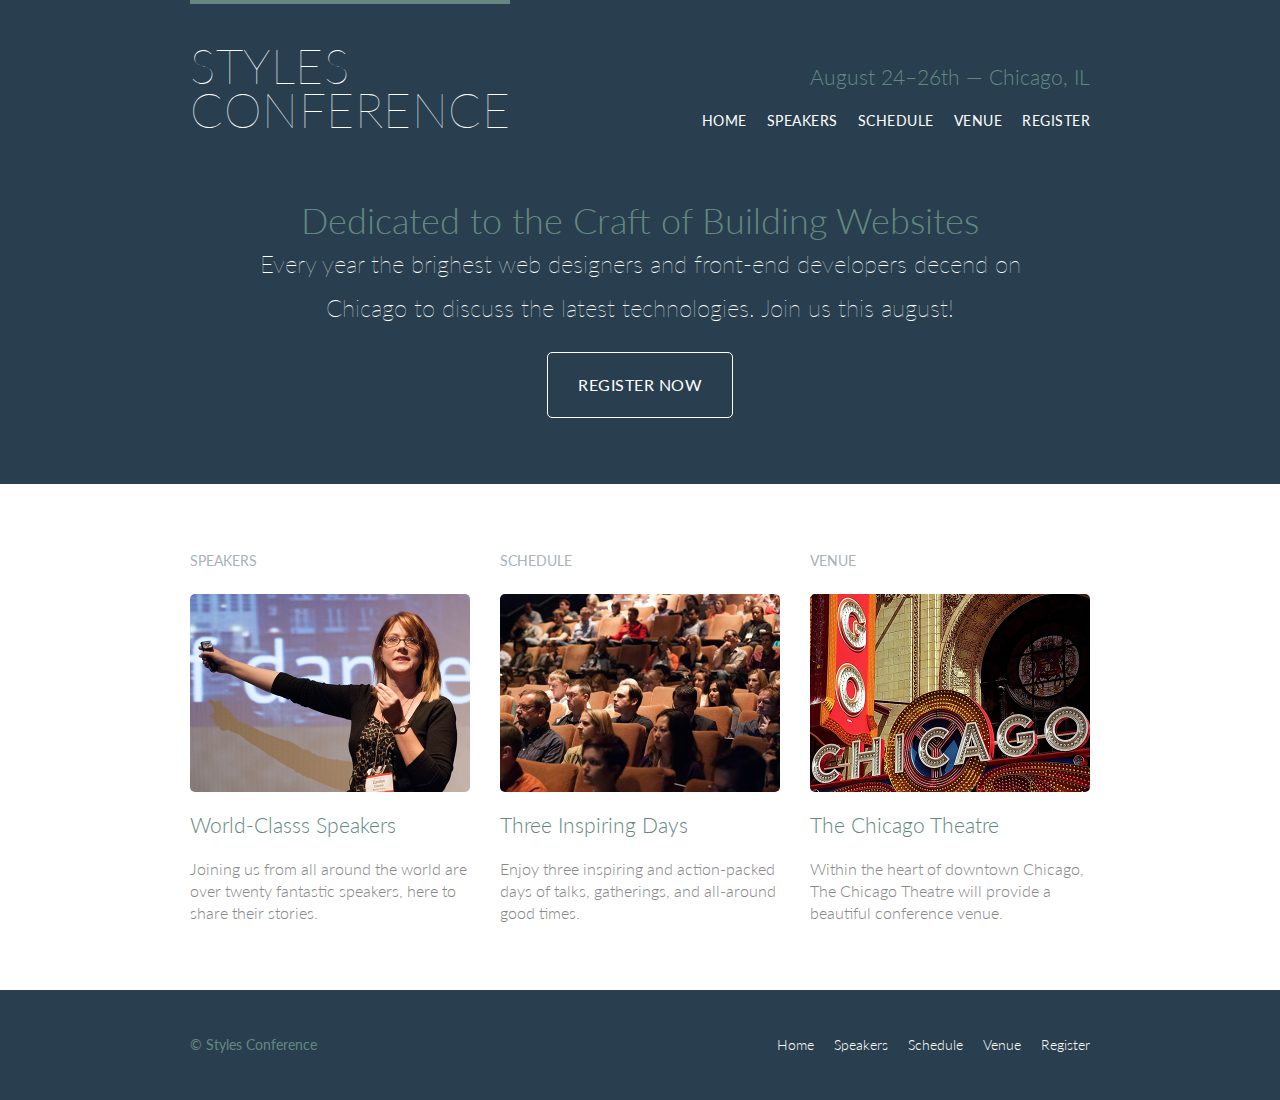
<file: index.html>
<!DOCTYPE html>
<html lang="en">
    <head>
        <meta charset="utf-8">
        <title>Styles Conference</title>
        <link rel="stylesheet" href="assets/stylesheets/main.css">
        <link rel="stylesheet" href="http://fonts.googleapis.com/css?family=Lato:100,300,400">
    </head>
    <body>
        <header class="primary-header container group">
            <h1 class="logo">
                <a href="index.html">Styles <br> Conference</a>
            </h1>
            <h3 class="tagline">August 24&ndash;26th &mdash; Chicago, IL</h3>
            <nav class="nav primary-nav">
                <ul>
                  <li><a href="index.html">Home</a></li><!--
                  --><li><a href="speakers.html">Speakers</a></li><!--
                  --><li><a href="schedule.html">Schedule</a></li><!--
                  --><li><a href="venue.html">Venue</a></li><!--
                  --><li><a href="register.html">Register</a></li>
                </ul>
              </nav>
        </header>
        <section class="hero container">
            <h2>Dedicated to the Craft of Building Websites</h2>
            <p>Every year the brighest web designers and front-end developers decend on Chicago to discuss the latest technologies. Join us this august!</p>
            <a class="btn btn-alt" href="register.html">Register Now</a>
        </section>
        <section class="row">
            <div class="grid"><!-- 
                Speakers
            --><section class="teaser col-1-3">
                    <h5>Speakers</h5>
                    <a href="speakers.html">
                        <img src="assets/images/home/speakers.jpg" alt="Professional Speaker">
                        <h3>World-Classs Speakers</h3>
                    </a>
                    <p>Joining us from all around the world are over twenty fantastic speakers, here to share their stories.</p>
                </section><!--
                Schedule 
            --><section class="teaser col-1-3">
                    <h5>Schedule</h5>
                    <a href="schedule.html">
                        <img src="assets/images/home/schedule.jpg" alt="Schedule">
                        <h3>Three Inspiring Days</h3>
                    </a>
                    <p>Enjoy three inspiring and action-packed days of talks, gatherings, and all-around good times.</p>
                </section><!--
                Venue 
            --><section class="teaser col-1-3">
                    <h5>Venue</h5>
                    <a href="venue.html">
                        <img src="assets/images/home/venue.jpg" alt="Venue">
                        <h3>The Chicago Theatre</h3>
                    </a>
                    <p>Within the heart of downtown Chicago, The Chicago Theatre will provide a beautiful conference venue.</p>
                </section>
            </div>
        </section>
        <footer class="primary-footer container group">
            <small>&copy; Styles Conference</small>
            <nav class="nav">
                <ul>
                  <li><a href="index.html">Home</a></li><!--
                  --><li><a href="speakers.html">Speakers</a></li><!--
                  --><li><a href="schedule.html">Schedule</a></li><!--
                  --><li><a href="venue.html">Venue</a></li><!--
                  --><li><a href="register.html">Register</a></li>
                </ul>
              </nav>
        </footer>
    </body>
</html>
</file>
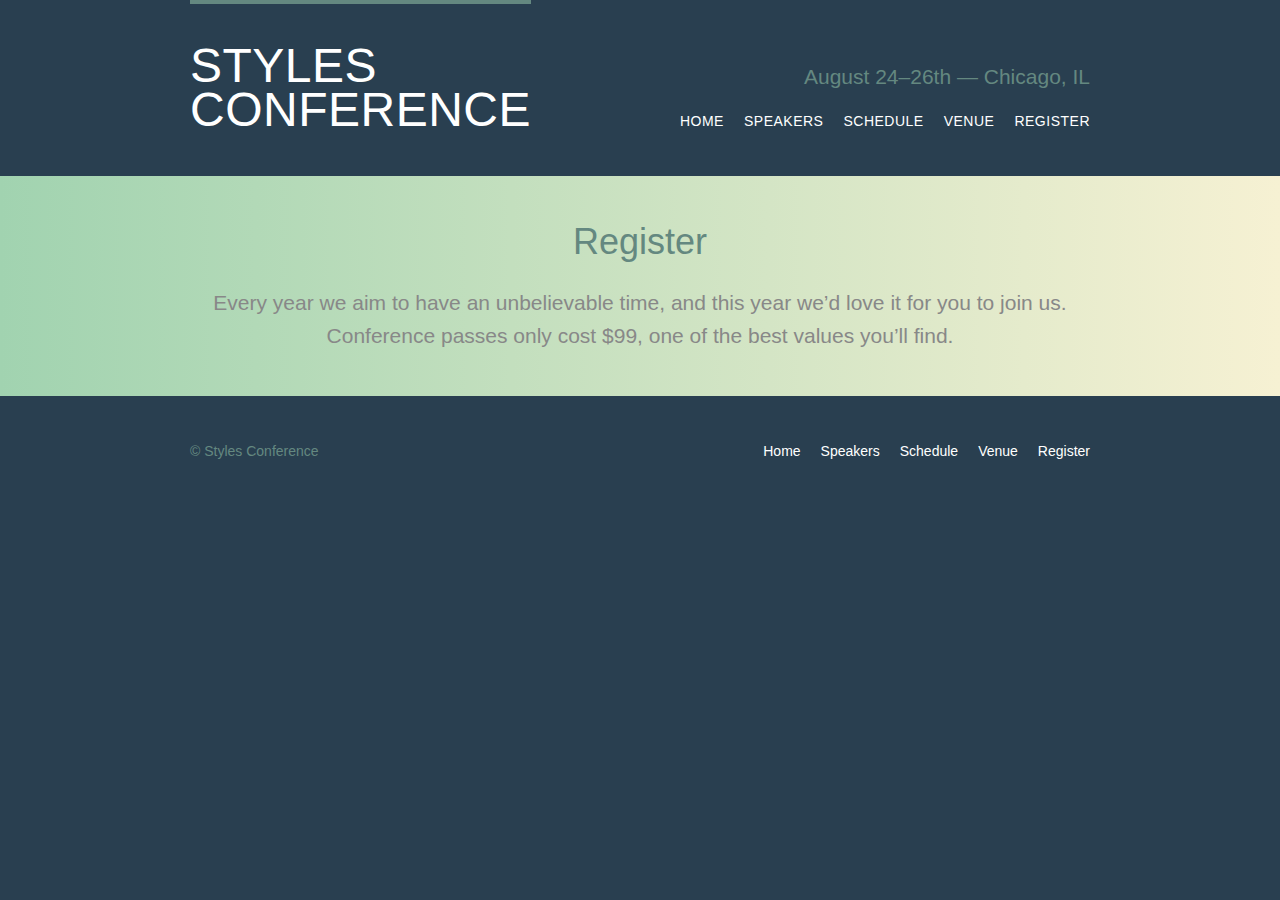
<file: register.html>
<!DOCTYPE html>
<html lang="en">
    <head>
        <meta charset="utf-8">
        <title>Styles Conference</title>
        <link rel="stylesheet" href="assets/stylesheets/main.css">
    </head>
    <body>
        <header class="primary-header container group">
            <h1 class="logo">
                <a href="index.html">Styles <br> Conference</a>
            </h1>
            <h3 class="tagline">August 24&ndash;26th &mdash; Chicago, IL</h3>
            <nav class="nav primary-nav">
                <ul>
                  <li><a href="index.html">Home</a></li><!--
                  --><li><a href="speakers.html">Speakers</a></li><!--
                  --><li><a href="schedule.html">Schedule</a></li><!--
                  --><li><a href="venue.html">Venue</a></li><!--
                  --><li><a href="register.html">Register</a></li>
                </ul>
              </nav>
        </header>
        <section class="row-alt">
            <div class="lead container">
                <h1>Register</h1>
                <p>Every year we aim to have an unbelievable time, and this year we&#8217;d love it for you to join us. Conference passes only cost $99, one of the best values you&#8217;ll find.</p>
            </div>
        </section>
        <footer class="primary-footer container group">
            <small>&copy; Styles Conference</small>
            <nav class="nav">
                <ul>
                  <li><a href="index.html">Home</a></li><!--
                  --><li><a href="speakers.html">Speakers</a></li><!--
                  --><li><a href="schedule.html">Schedule</a></li><!--
                  --><li><a href="venue.html">Venue</a></li><!--
                  --><li><a href="register.html">Register</a></li>
                </ul>
              </nav>
        </footer>
    </body>
</html>
</file>
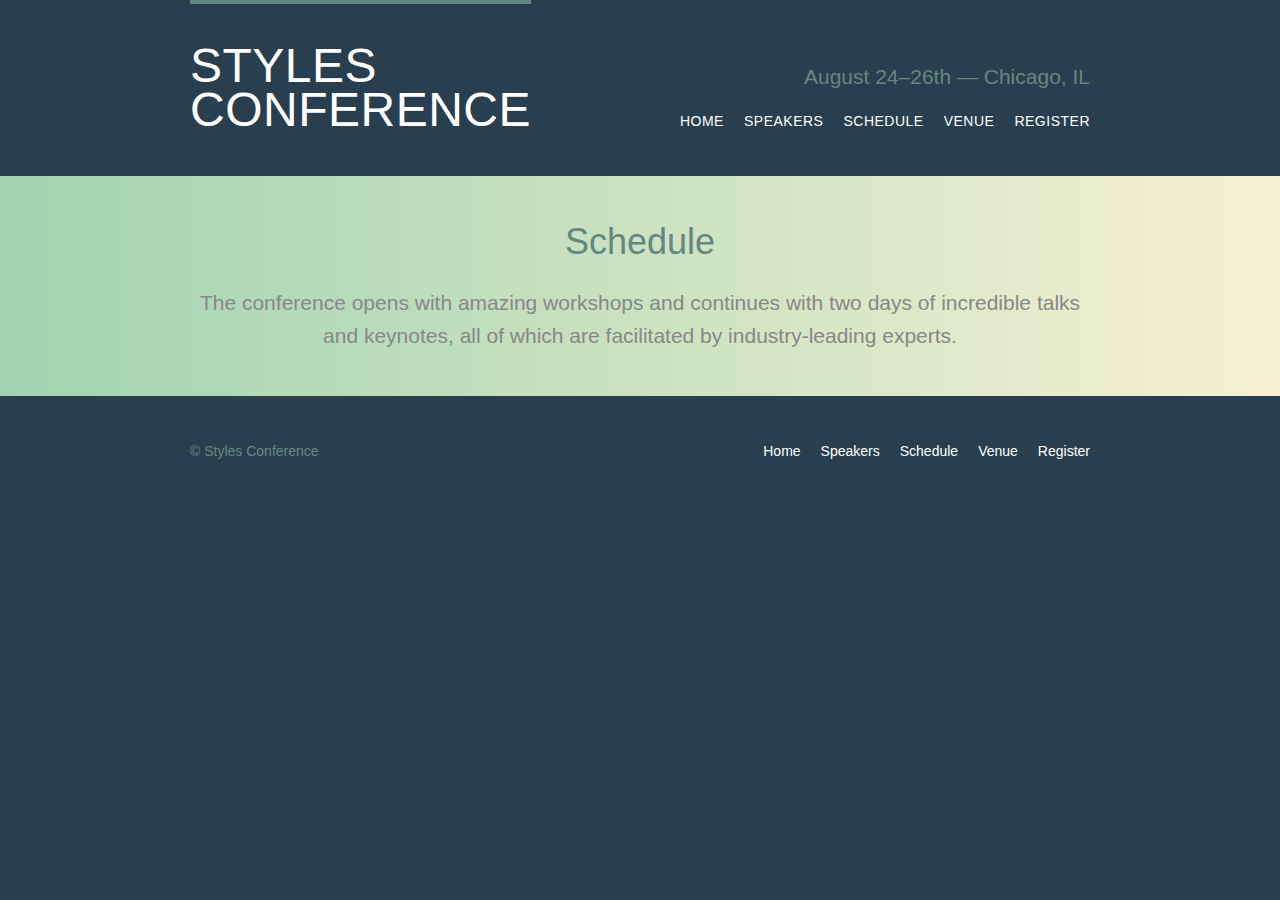
<file: schedule.html>
<!DOCTYPE html>
<html lang="en">
    <head>
        <meta charset="utf-8">
        <title>Styles Conference</title>
        <link rel="stylesheet" href="assets/stylesheets/main.css">
    </head>
    <body>
        <header class="primary-header container group">
            <h1 class="logo">
                <a href="index.html">Styles <br> Conference</a>
            </h1>
            <h3 class="tagline">August 24&ndash;26th &mdash; Chicago, IL</h3>
            <nav class="nav primary-nav">
                <ul>
                  <li><a href="index.html">Home</a></li><!--
                  --><li><a href="speakers.html">Speakers</a></li><!--
                  --><li><a href="schedule.html">Schedule</a></li><!--
                  --><li><a href="venue.html">Venue</a></li><!--
                  --><li><a href="register.html">Register</a></li>
                </ul>
              </nav>
        </header>
        <section class="row-alt">
            <div class="lead container">
                <h1>Schedule</h1>
                <p>The conference opens with amazing workshops and continues with two days of incredible talks and keynotes, all of which are facilitated by industry-leading experts.</p>
            </div>
        </section>
        <footer class="primary-footer container group">
            <small>&copy; Styles Conference</small>
            <nav class="nav">
                <ul>
                  <li><a href="index.html">Home</a></li><!--
                  --><li><a href="speakers.html">Speakers</a></li><!--
                  --><li><a href="schedule.html">Schedule</a></li><!--
                  --><li><a href="venue.html">Venue</a></li><!--
                  --><li><a href="register.html">Register</a></li>
                </ul>
              </nav>
        </footer>
    </body>
</html>
</file>
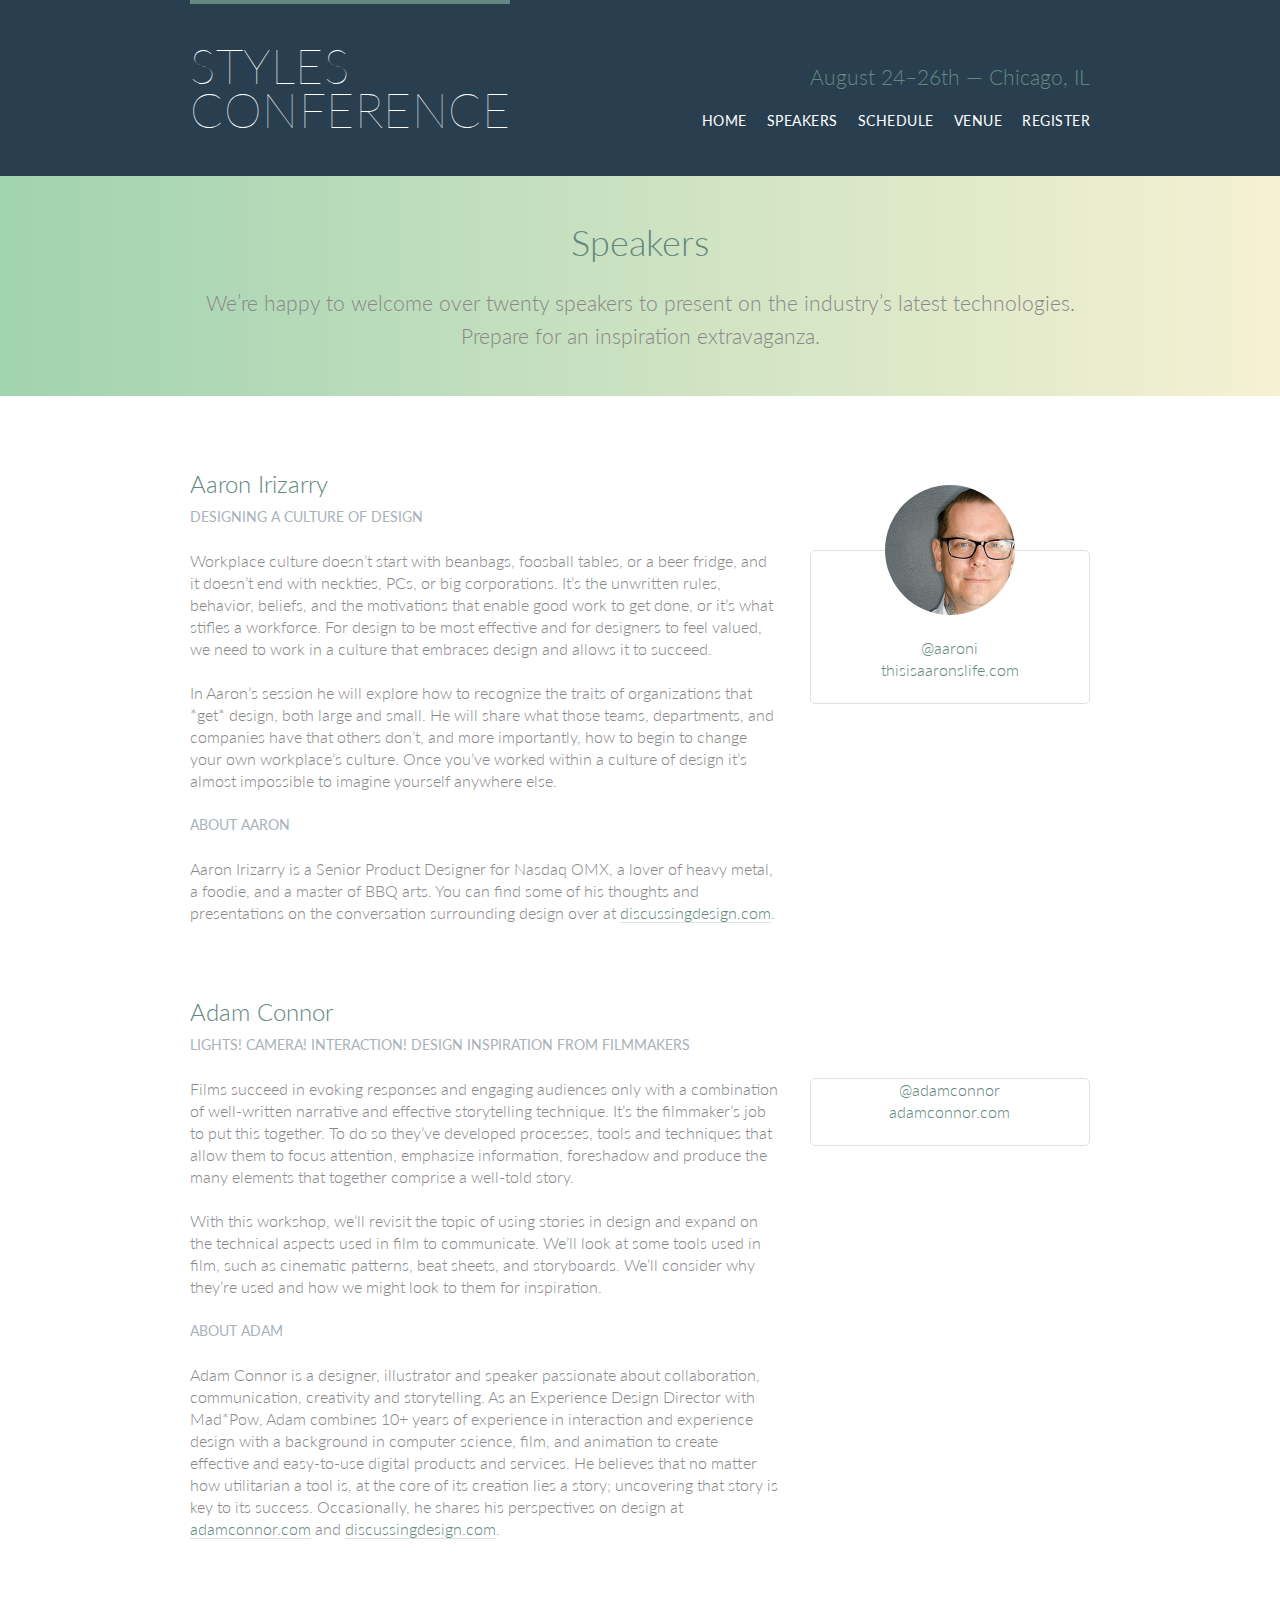
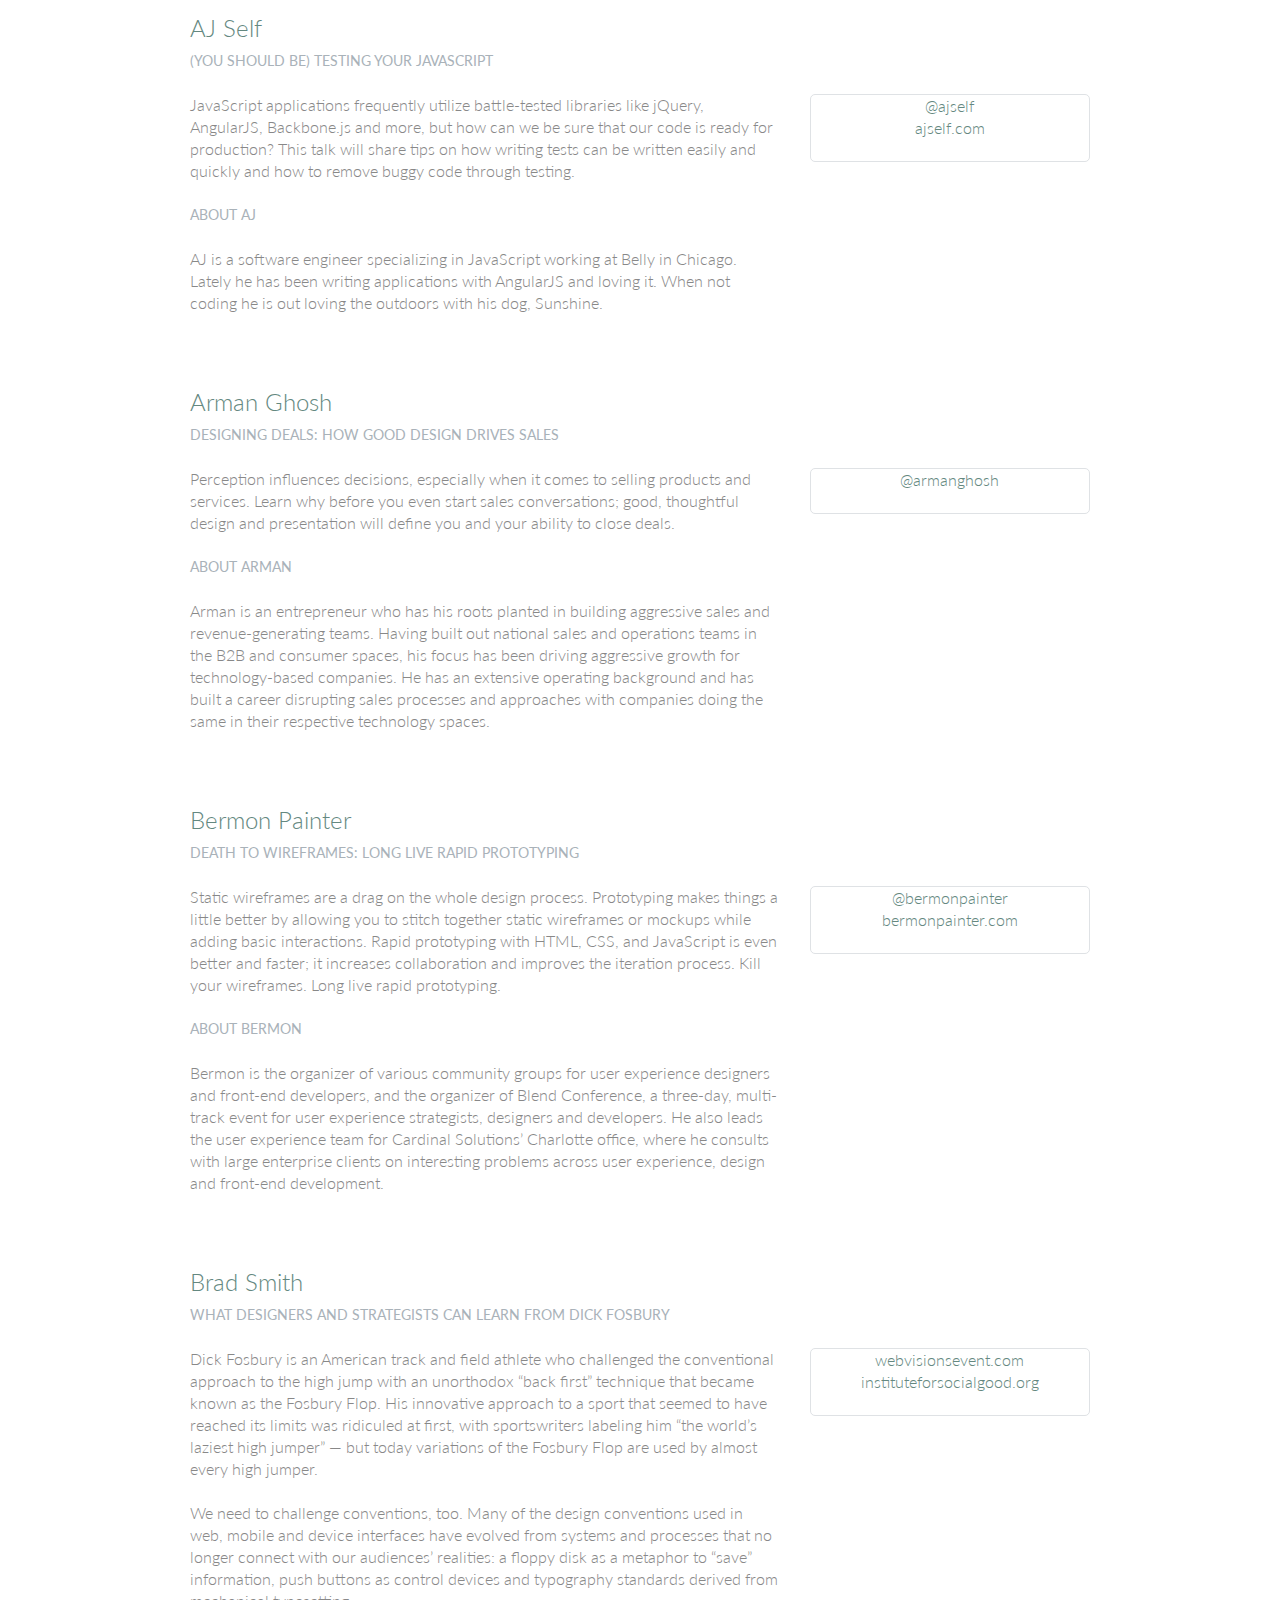
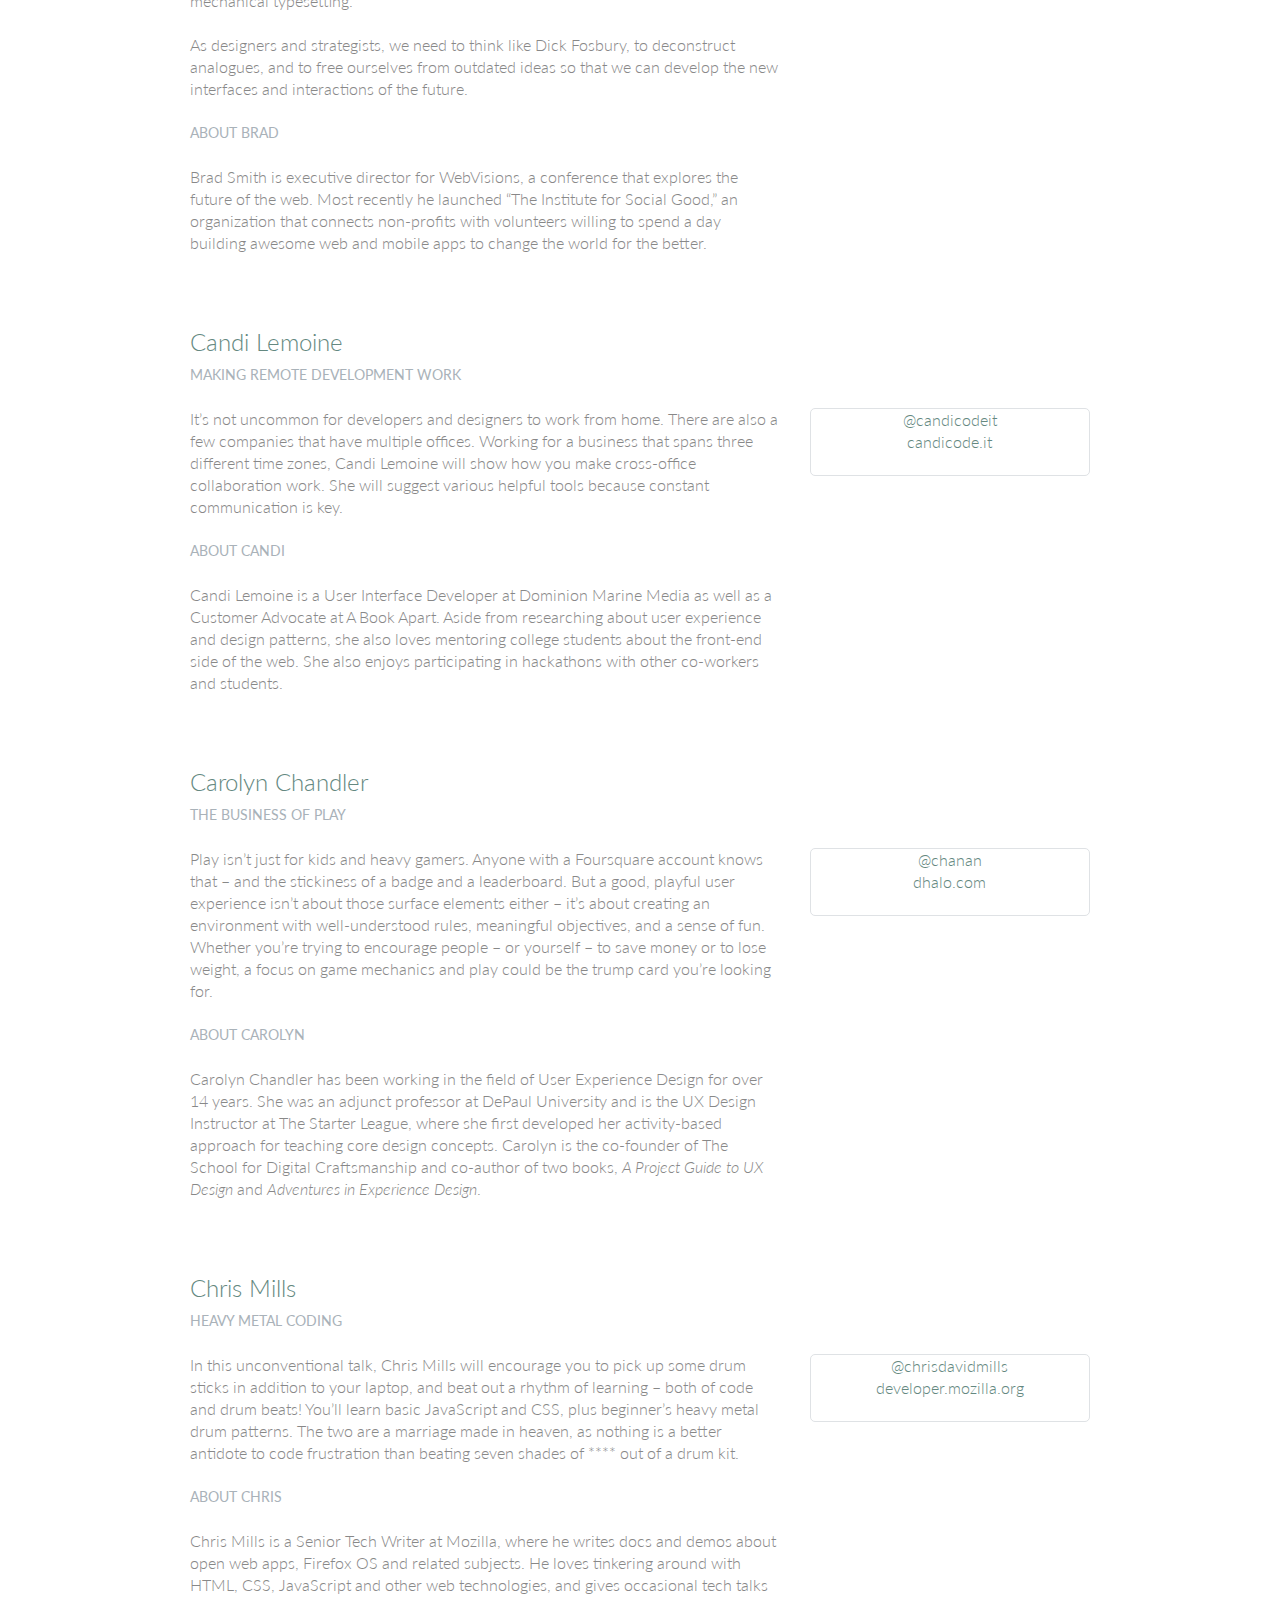
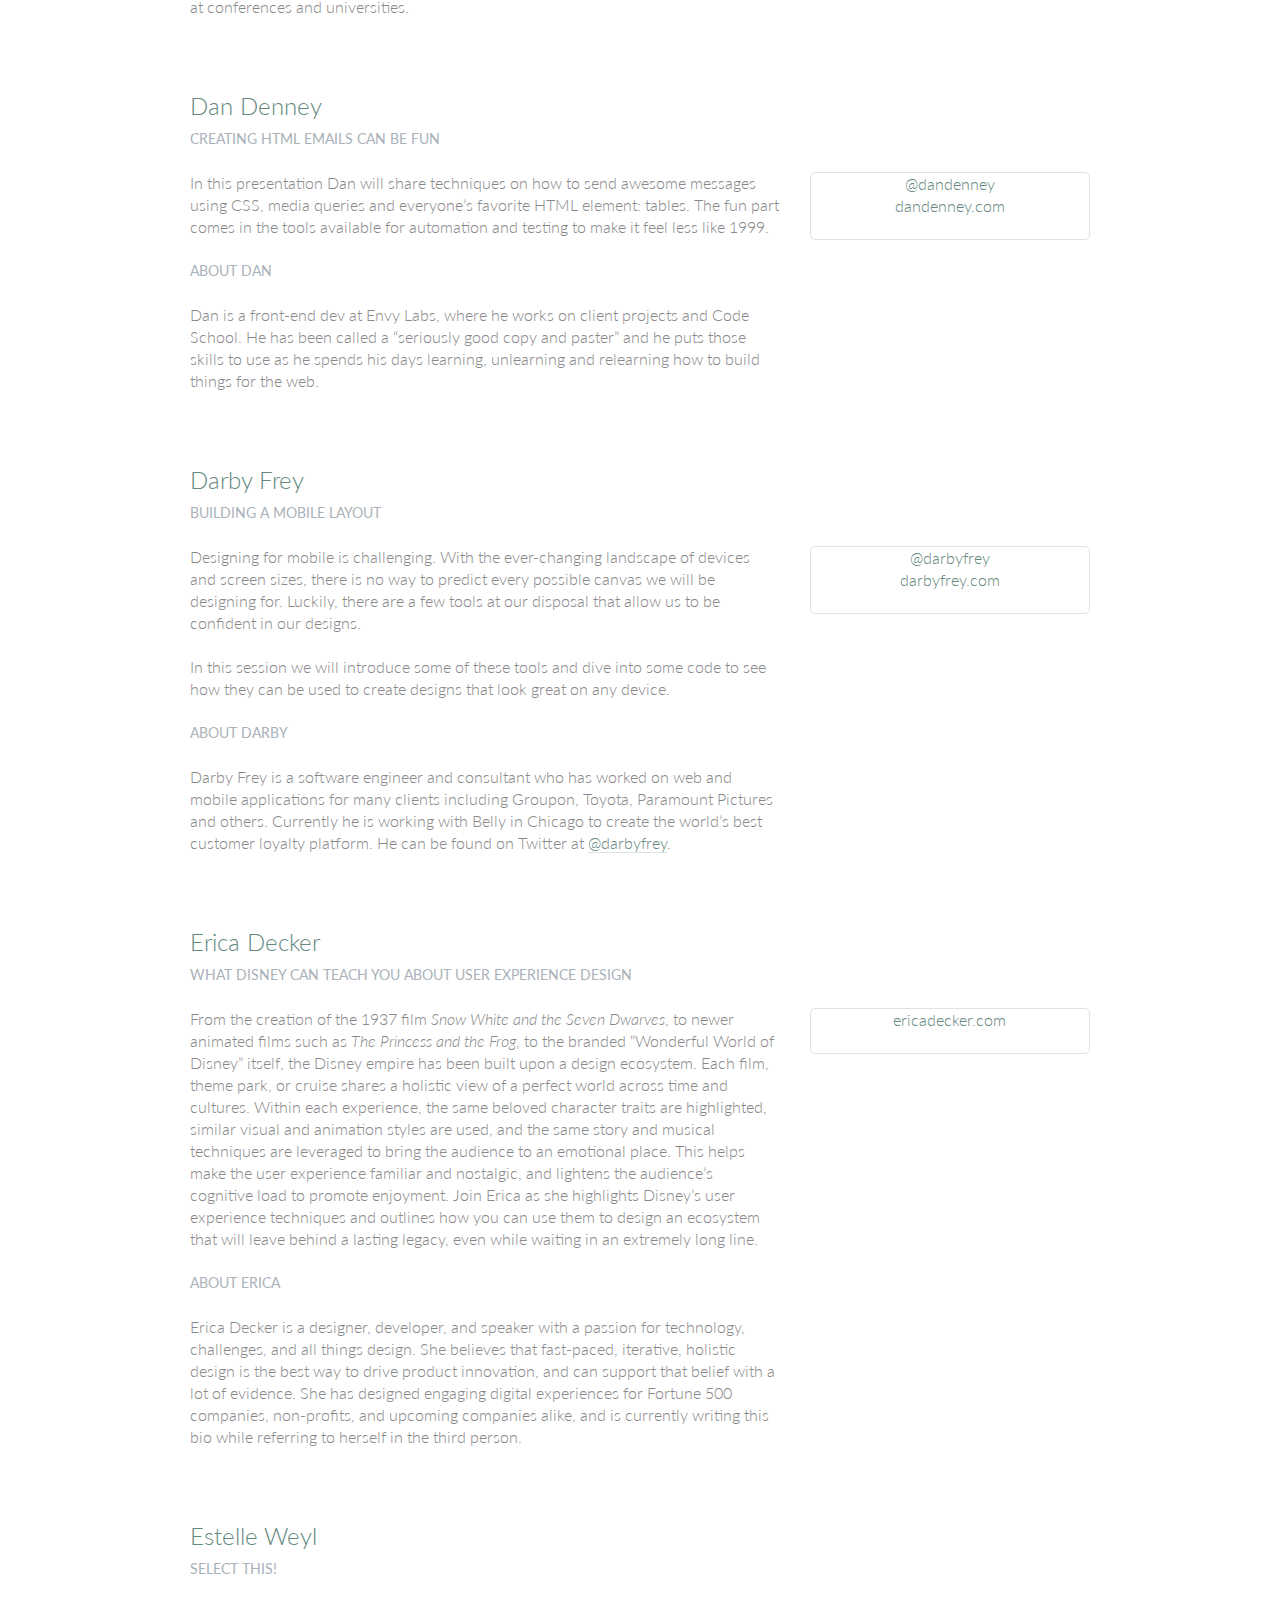
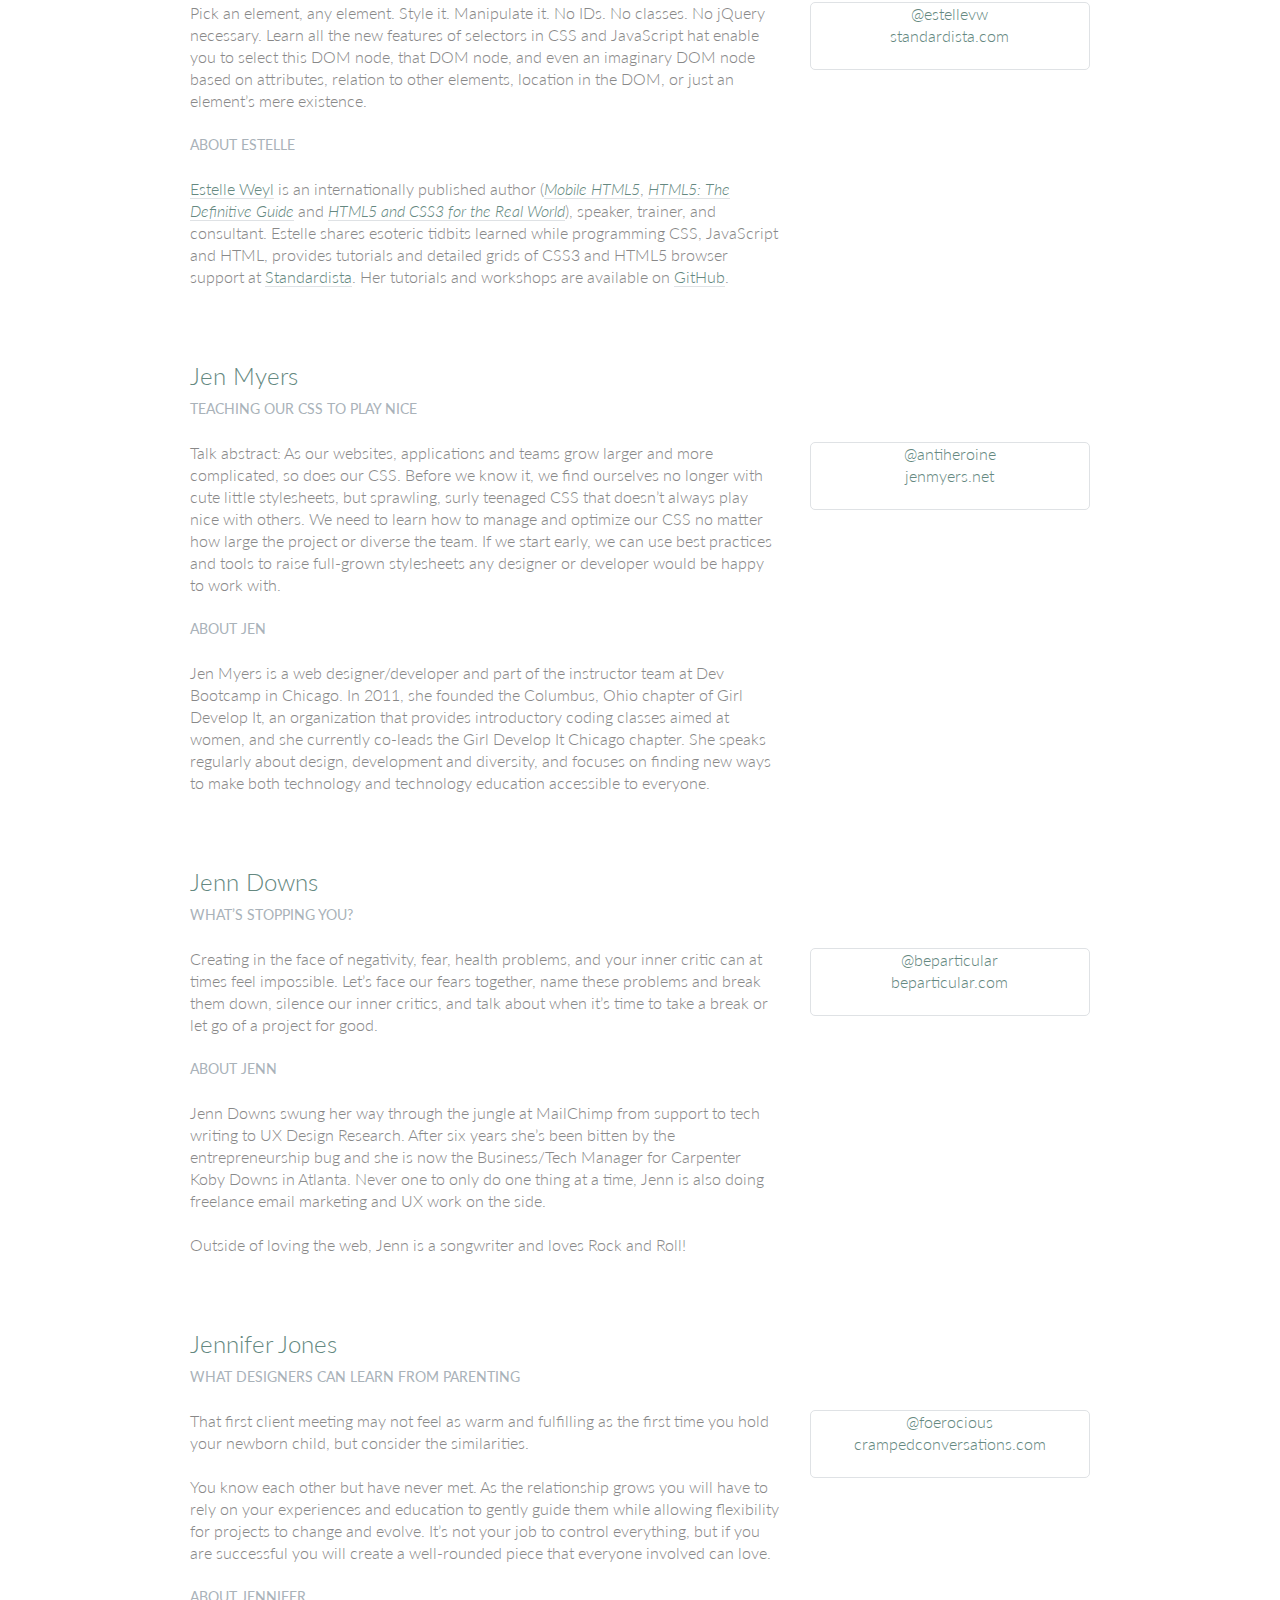
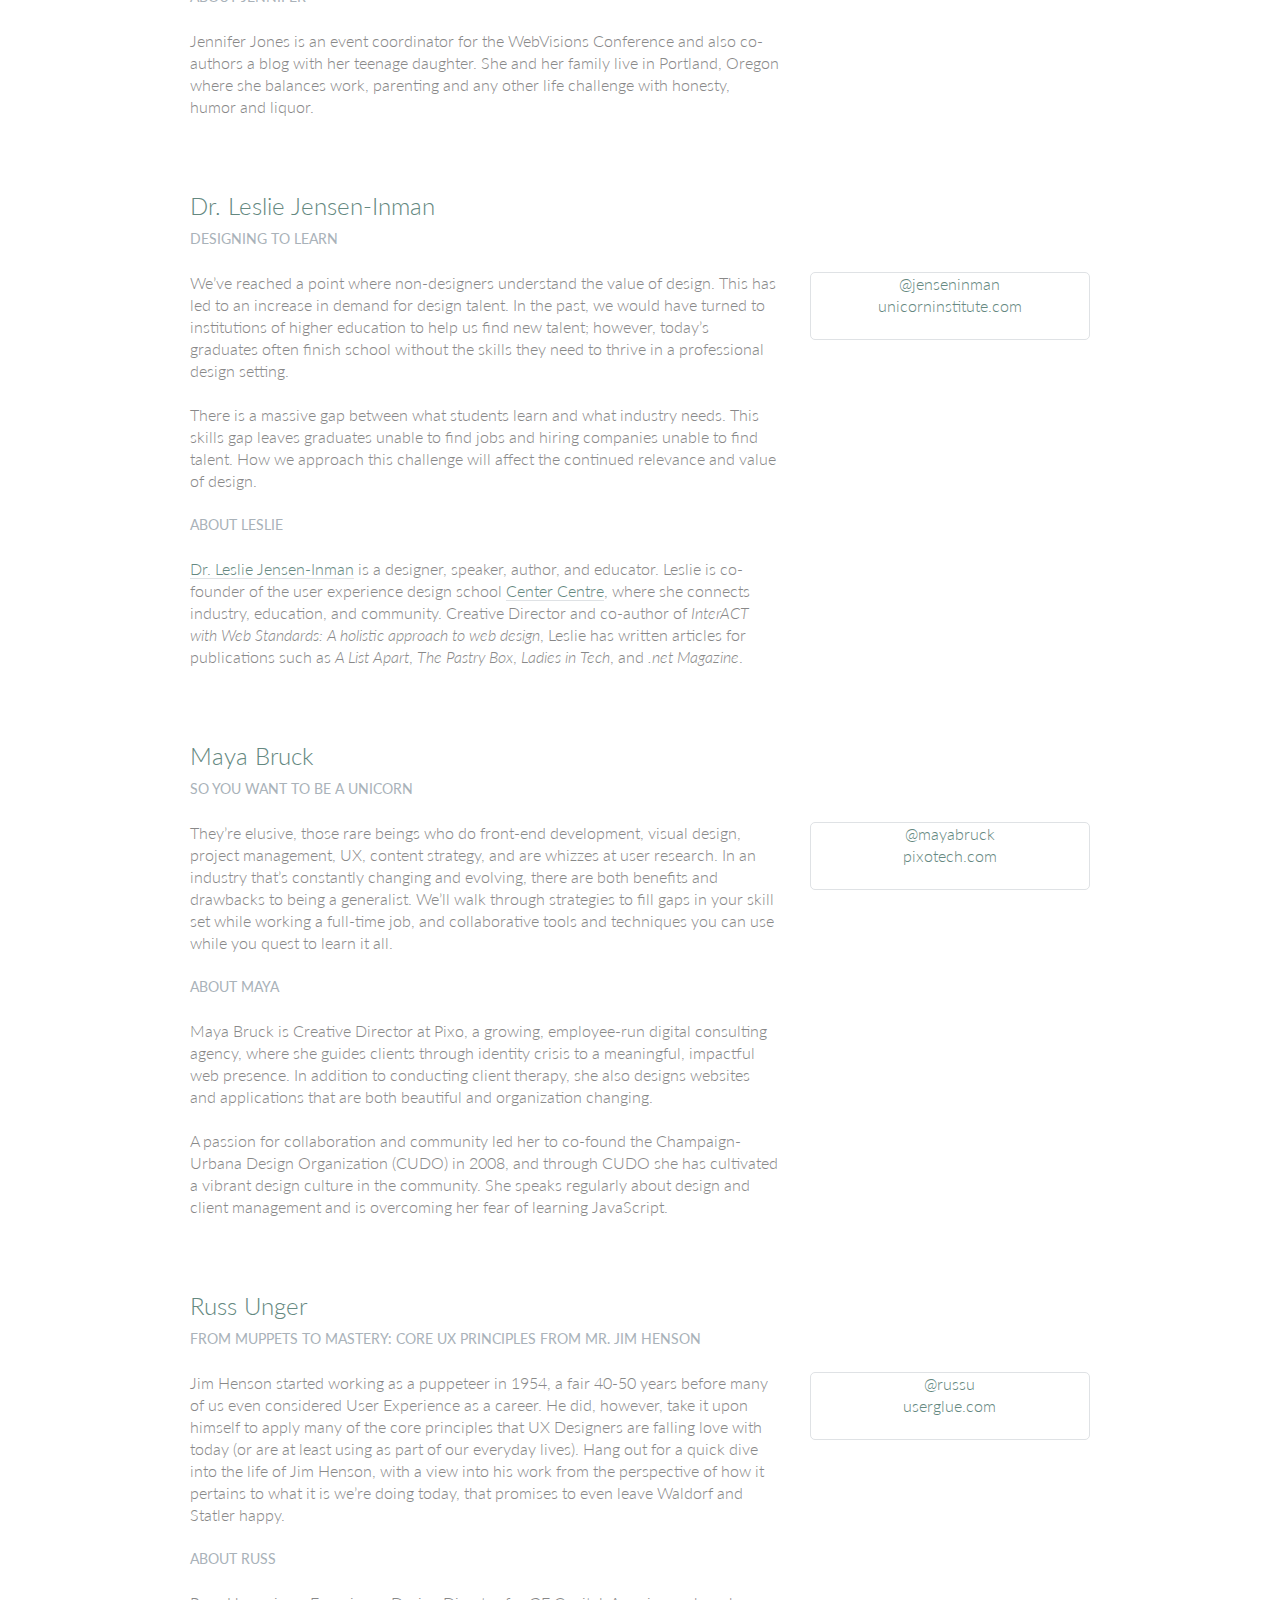
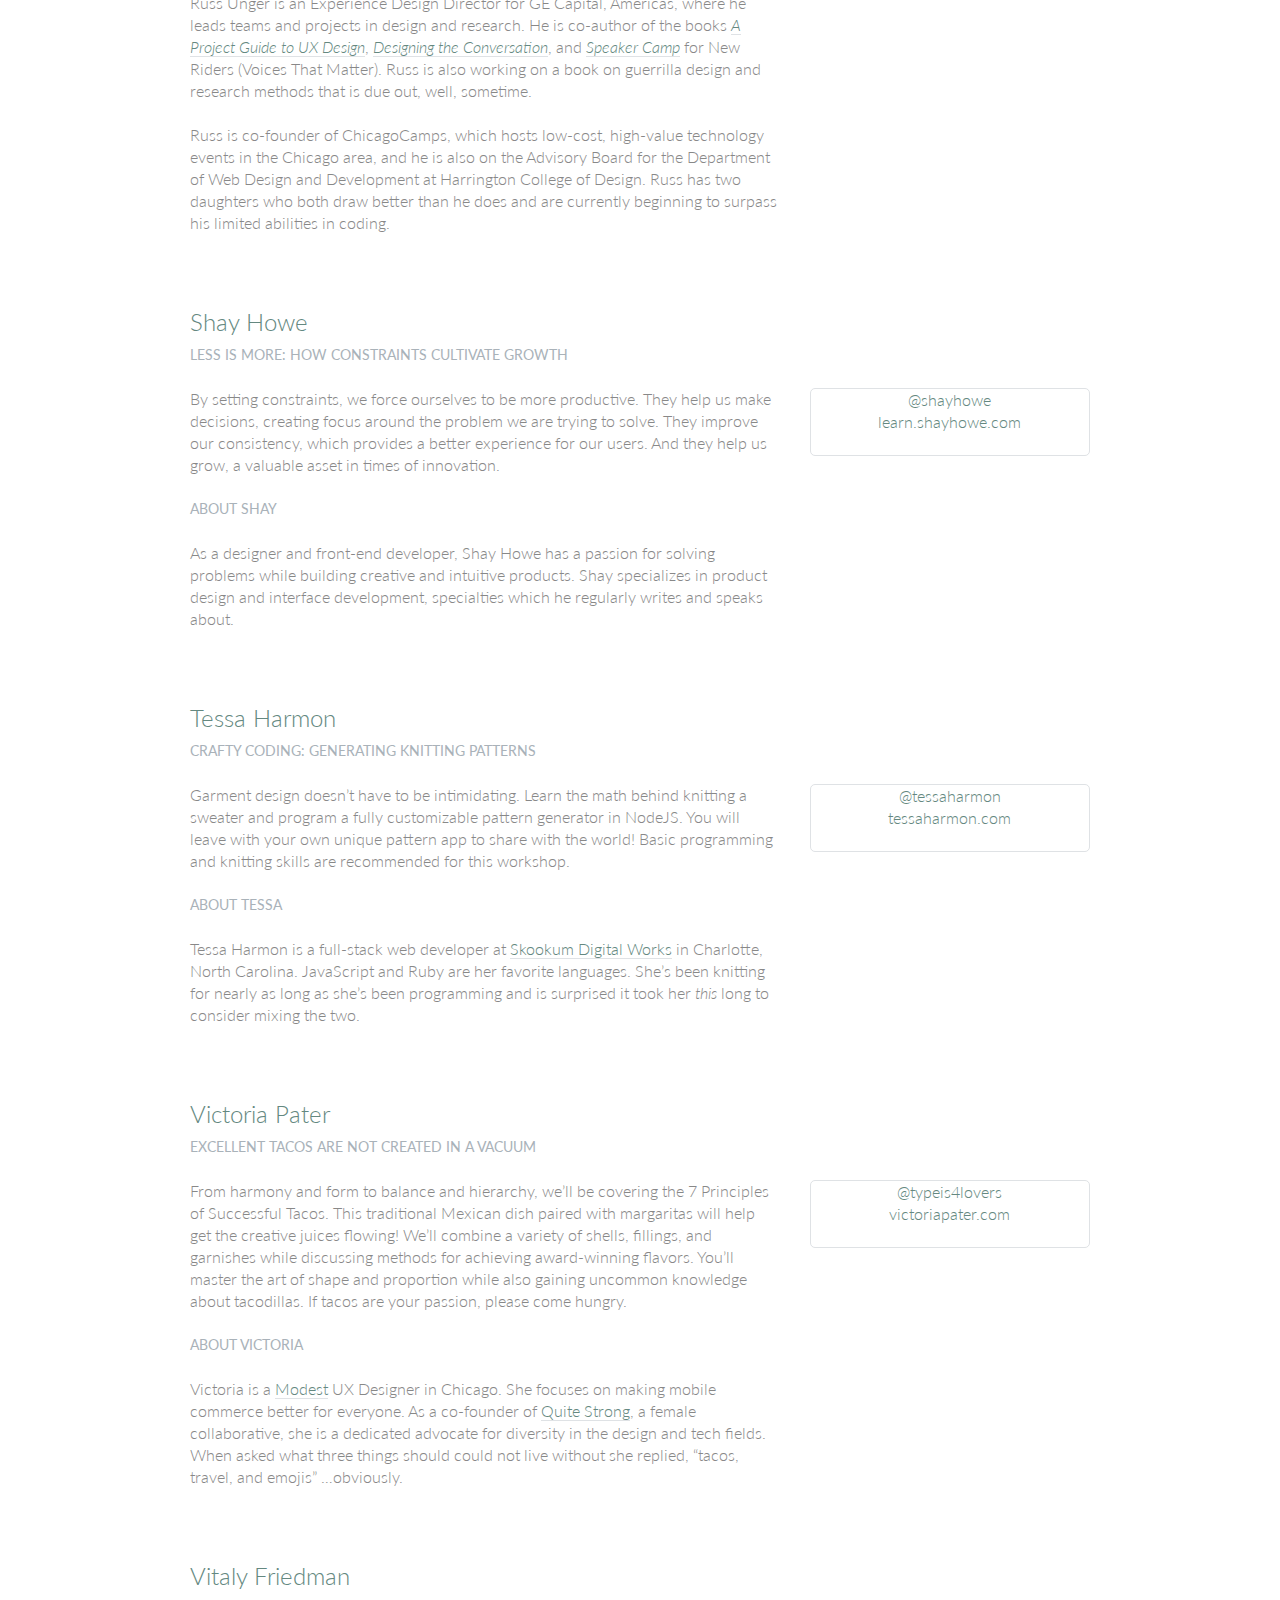
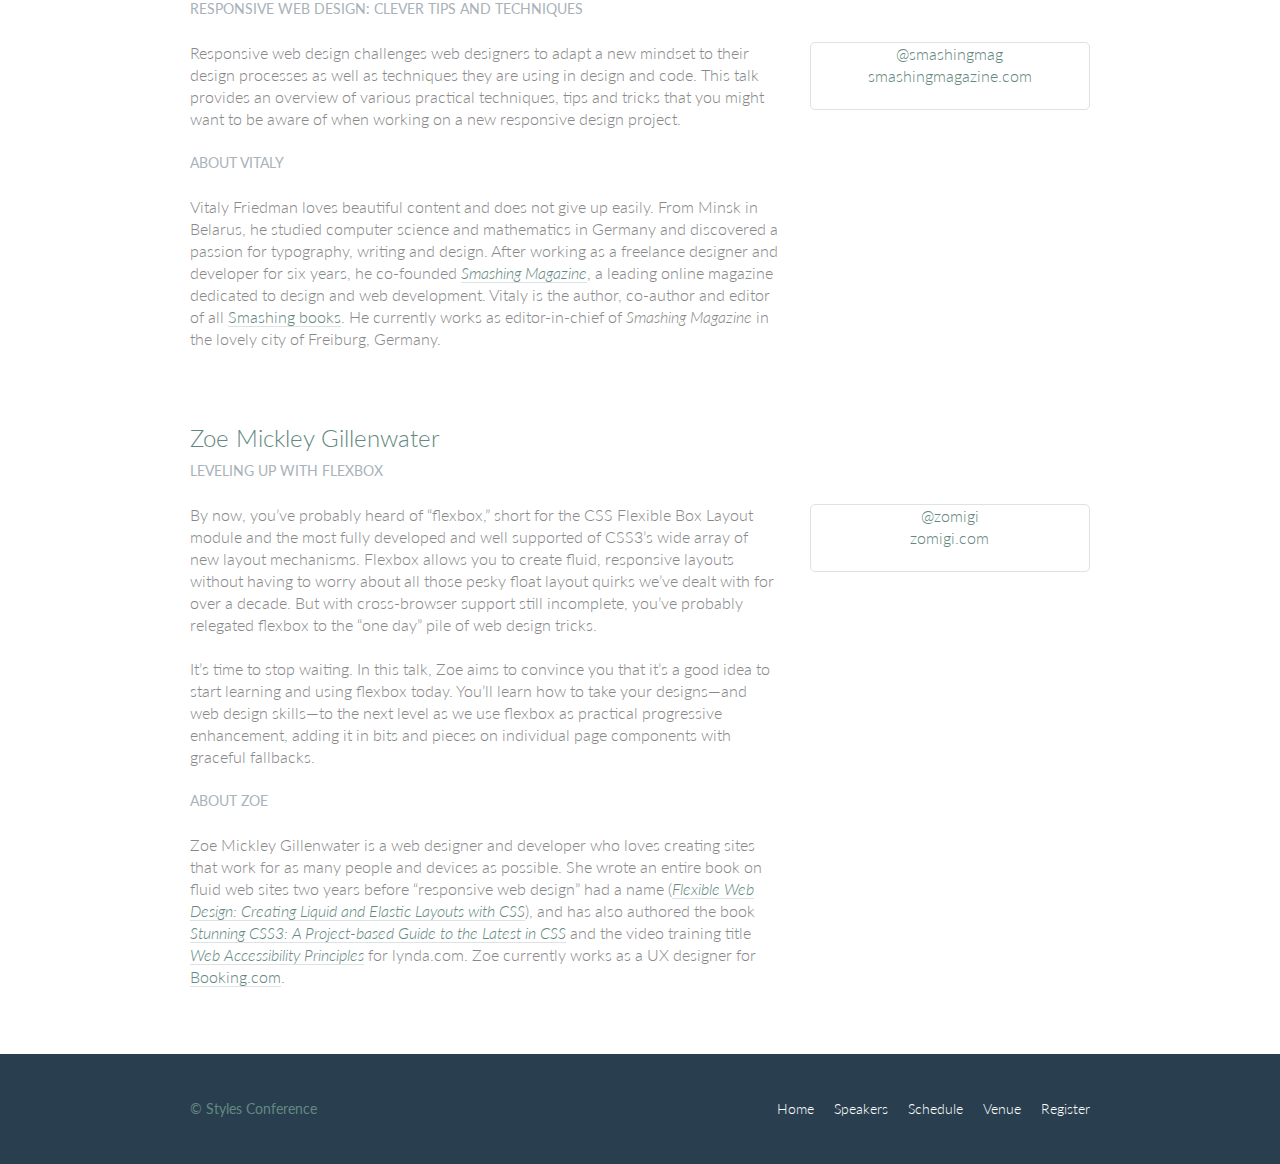
<file: speakers.html>
<!DOCTYPE html>
<html lang="en">

  <head>
    <meta charset="utf-8">
    <title>Speakers - Styles Conference</title>
    <link rel="stylesheet" href="assets/stylesheets/main.css">
    <link rel="stylesheet" href="http://fonts.googleapis.com/css?family=Lato:100,300,400">
  </head>

  <body>

    <!-- Header -->

    <header class="primary-header container group">

      <h1 class="logo">
        <a href="index.html">Styles <br> Conference</a>
      </h1>

      <h3 class="tagline">August 24&ndash;26th &mdash; Chicago, IL</h3>

      <nav class="nav primary-nav">
        <ul>
          <li><a href="index.html">Home</a></li><!--
          --><li><a href="speakers.html">Speakers</a></li><!--
          --><li><a href="schedule.html">Schedule</a></li><!--
          --><li><a href="venue.html">Venue</a></li><!--
          --><li><a href="register.html">Register</a></li>
        </ul>
      </nav>

    </header>

    <!-- Lead -->

    <section class="row-alt">
      <div class="lead container">

        <h1>Speakers</h1>

        <p>We&#8217;re happy to welcome over twenty speakers to present on the industry&#8217;s latest technologies. Prepare for an inspiration extravaganza.</p>

      </div>
    </section>

    <!-- Main content -->

    <section class="row">
      <div class="grid">

        <!-- Aaron Irizarry -->

        <section class="speaker" id="aaron-irizarry">

          <div class="col-2-3">

            <h2>Aaron Irizarry</h2>
            <h5>Designing a Culture of Design</h5>

            <p>Workplace culture doesn&#8217;t start with beanbags, foosball tables, or a beer fridge, and it doesn&#8217;t end with neckties, PCs, or big corporations. It&#8217;s the unwritten rules, behavior, beliefs, and the motivations that enable good work to get done, or it&#8217;s what stifles a workforce. For design to be most effective and for designers to feel valued, we need to work in a culture that embraces design and allows it to succeed.</p>

            <p>In Aaron&#8217;s session he will explore how to recognize the traits of organizations that *get* design, both large and small. He will share what those teams, departments, and companies have that others don&#8217;t, and more importantly, how to begin to change your own workplace&#8217;s culture. Once you&#8217;ve worked within a culture of design it&#8217;s almost impossible to imagine yourself anywhere else.</p>

            <h5>About Aaron</h5>

            <p>Aaron Irizarry is a Senior Product Designer for Nasdaq OMX, a lover of heavy metal, a foodie, and a master of BBQ arts. You can find some of his thoughts and presentations on the conversation surrounding design over at <a href="http://www.discussingdesign.com/">discussingdesign.com</a>.</p>

          </div><!--

          --><aside class="col-1-3">
            <div class="speaker-info">
              <img src="assets/images/speakers/aaron-irizarry.jpg" alt="Aaron Irizarry">
              <ul>
                <li><a href="https://twitter.com/aaroni">@aaroni</a></li>
                <li><a href="http://www.thisisaaronslife.com/">thisisaaronslife.com</a></li>
              </ul>

            </div>
          </aside>

        </section>

        <!-- Adam Connor -->

        <section class="speaker" id="adam-connor">

          <div class="col-2-3">

            <h2>Adam Connor</h2>
            <h5>Lights! Camera! Interaction! Design Inspiration from Filmmakers</h5>

            <p>Films succeed in evoking responses and engaging audiences only with a combination of well-written narrative and effective storytelling technique. It&#8217;s the filmmaker&#8217;s job to put this together. To do so they&#8217;ve developed processes, tools and techniques that allow them to focus attention, emphasize information, foreshadow and produce the many elements that together comprise a well-told story.</p>

            <p>With this workshop, we&#8217;ll revisit the topic of using stories in design and expand on the technical aspects used in film to communicate. We&#8217;ll look at some tools used in film, such as cinematic patterns, beat sheets, and storyboards. We&#8217;ll consider why they&#8217;re used and how we might look to them for inspiration.</p>

            <h5>About Adam</h5>

            <p>Adam Connor is a designer, illustrator and speaker passionate about collaboration, communication, creativity and storytelling. As an Experience Design Director with Mad*Pow, Adam combines 10+ years of experience in interaction and experience design with a background in computer science, film, and animation to create effective and easy-to-use digital products and services. He believes that no matter how utilitarian a tool is, at the core of its creation lies a story; uncovering that story is key to its success. Occasionally, he shares his perspectives on design at <a href="http://adamconnor.com/">adamconnor.com</a> and <a href="http://www.discussingdesign.com/">discussingdesign.com</a>.</p>

          </div><!--

          --><aside class="col-1-3">
            <div class="speaker-info">

              <ul>
                <li><a href="https://twitter.com/adamconnor">@adamconnor</a></li>
                <li><a href="http://adamconnor.com/">adamconnor.com</a></li>
              </ul>

            </div>
          </aside>

        </section>

        <!-- AJ Self -->

        <section class="speaker" id="aj-self">

          <div class="col-2-3">

            <h2>AJ Self</h2>
            <h5>(You Should Be) Testing Your JavaScript</h5>

            <p>JavaScript applications frequently utilize battle-tested libraries like jQuery, AngularJS, Backbone.js and more, but how can we be sure that our code is ready for production? This talk will share tips on how writing tests can be written easily and quickly and how to remove buggy code through testing.</p>

            <h5>About AJ</h5>

            <p>AJ is a software engineer specializing in JavaScript working at Belly in Chicago. Lately he has been writing applications with AngularJS and loving it. When not coding he is out loving the outdoors with his dog, Sunshine.</p>

          </div><!--

          --><aside class="col-1-3">
            <div class="speaker-info">

              <ul>
                <li><a href="https://twitter.com/ajself">@ajself</a></li>
                <li><a href="http://www.ajself.com/">ajself.com</a></li>
              </ul>

            </div>
          </aside>

        </section>

        <!-- Arman Ghosh -->

        <section class="speaker" id="arman-ghosh">

          <div class="col-2-3">

            <h2>Arman Ghosh</h2>
            <h5>Designing Deals: How Good Design Drives Sales</h5>

            <p>Perception influences decisions, especially when it comes to selling products and services. Learn why before you even start sales conversations; good, thoughtful design and presentation will define you and your ability to close deals.</p>

            <h5>About Arman</h5>

            <p>Arman is an entrepreneur who has his roots planted in building aggressive sales and revenue-generating teams. Having built out national sales and operations teams in the B2B and consumer spaces, his focus has been driving aggressive growth for technology-based companies. He has an extensive operating background and has built a career disrupting sales processes and approaches with companies doing the same in their respective technology spaces.</p>

          </div><!--

          --><aside class="col-1-3">
            <div class="speaker-info">

              <ul>
                <li><a href="https://twitter.com/armanghosh">@armanghosh</a></li>
              </ul>

            </div>
          </aside>

        </section>

        <!-- Bermon Painter -->

        <section class="speaker" id="bermon-painter">

          <div class="col-2-3">

            <h2>Bermon Painter</h2>
            <h5>Death to Wireframes: Long Live Rapid Prototyping</h5>

            <p>Static wireframes are a drag on the whole design process. Prototyping makes things a little better by allowing you to stitch together static wireframes or mockups while adding basic interactions. Rapid prototyping with HTML, CSS, and JavaScript is even better and faster; it increases collaboration and improves the iteration process. Kill your wireframes. Long live rapid prototyping.</p>

            <h5>About Bermon</h5>

            <p>Bermon is the organizer of various community groups for user experience designers and front-end developers, and the organizer of Blend Conference, a three-day, multi-track event for user experience strategists, designers and developers. He also leads the user experience team for Cardinal Solutions&#8217; Charlotte office, where he consults with large enterprise clients on interesting problems across user experience, design and front-end development.</p>

          </div><!--

          --><aside class="col-1-3">
            <div class="speaker-info">

              <ul>
                <li><a href="https://twitter.com/bermonpainter">@bermonpainter</a></li>
                <li><a href="http://bermonpainter.com/">bermonpainter.com</a></li>
              </ul>

            </div>
          </aside>

        </section>

        <!-- Brad Smith -->

        <section class="speaker" id="brad-smith">

          <div class="col-2-3">

            <h2>Brad Smith</h2>
            <h5>What Designers and Strategists Can Learn from Dick Fosbury</h5>

            <p>Dick Fosbury is an American track and field athlete who challenged the conventional approach to the high jump with an unorthodox &#8220;back first&#8221; technique that became known as the Fosbury Flop. His innovative approach to a sport that seemed to have reached its limits was ridiculed at first, with sportswriters labeling him &#8220;the world&#8217;s laziest high jumper&#8221; &#8212; but today variations of the Fosbury Flop are used by almost every high jumper.</p>

            <p>We need to challenge conventions, too. Many of the design conventions used in web, mobile and device interfaces have evolved from systems and processes that no longer connect with our audiences&#8217; realities: a floppy disk as a metaphor to &#8220;save&#8221; information, push buttons as control devices and typography standards derived from mechanical typesetting.</p>

            <p>As designers and strategists, we need to think like Dick Fosbury, to deconstruct analogues, and to free ourselves from outdated ideas so that we can develop the new interfaces and interactions of the future.</p>

            <h5>About Brad</h5>

            <p>Brad Smith is executive director for WebVisions, a conference that explores the future of the web. Most recently he launched &#8220;The Institute for Social Good,&#8221; an organization that connects non-profits with volunteers willing to spend a day building awesome web and mobile apps to change the world for the better.</p>

          </div><!--

          --><aside class="col-1-3">
            <div class="speaker-info">

              <ul>
                <li><a href="http://www.webvisionsevent.com/">webvisionsevent.com</a></li>
                <li><a href="http://www.instituteforsocialgood.org/">instituteforsocialgood.org</a></li>
              </ul>

            </div>
          </aside>

        </section>

        <!-- Candi Lemoine -->

        <section class="speaker" id="candi-lemoine">

          <div class="col-2-3">

            <h2>Candi Lemoine</h2>
            <h5>Making Remote Development Work</h5>

            <p>It&#8217;s not uncommon for developers and designers to work from home. There are also a few companies that have multiple offices. Working for a business that spans three different time zones, Candi Lemoine will show how you make cross-office collaboration work. She will suggest various helpful tools because constant communication is key.</p>

            <h5>About Candi</h5>

            <p>Candi Lemoine is a User Interface Developer at Dominion Marine Media as well as a Customer Advocate at A Book Apart. Aside from researching about user experience and design patterns, she also loves mentoring college students about the front-end side of the web. She also enjoys participating in hackathons with other co-workers and students.</p>

          </div><!--

          --><aside class="col-1-3">
            <div class="speaker-info">

              <ul>
                <li><a href="https://twitter.com/candicodeit">@candicodeit</a></li>
                <li><a href="http://candicode.it/">candicode.it</a></li>
              </ul>

            </div>
          </aside>

        </section>

        <!-- Carolyn Chandler -->

        <section class="speaker" id="carolyn-chandler">

          <div class="col-2-3">

            <h2>Carolyn Chandler</h2>
            <h5>The Business of Play</h5>

            <p>Play isn&#8217;t just for kids and heavy gamers. Anyone with a Foursquare account knows that &#8211; and the stickiness of a badge and a leaderboard. But a good, playful user experience isn&#8217;t about those surface elements either &#8211; it&#8217;s about creating an environment with well-understood rules, meaningful objectives, and a sense of fun. Whether you&#8217;re trying to encourage people &#8211; or yourself &#8211; to save money or to lose weight, a focus on game mechanics and play could be the trump card you&#8217;re looking for.</p>

            <h5>About Carolyn</h5>

            <p>Carolyn Chandler has been working in the field of User Experience Design for over 14 years. She was an adjunct professor at DePaul University and is the UX Design Instructor at The Starter League, where she first developed her activity-based approach for teaching core design concepts. Carolyn is the co-founder of The School for Digital Craftsmanship and co-author of two books, <cite>A Project Guide to UX Design</cite> and <cite>Adventures in Experience Design</cite>.</p>

          </div><!--

          --><aside class="col-1-3">
            <div class="speaker-info">

              <ul>
                <li><a href="https://twitter.com/chanan">@chanan</a></li>
                <li><a href="http://www.dhalo.com/">dhalo.com</a></li>
              </ul>

            </div>
          </aside>

        </section>

        <!-- Chris Mills -->

        <section class="speaker" id="chris-mills">

          <div class="col-2-3">

            <h2>Chris Mills</h2>
            <h5>Heavy Metal Coding</h5>

            <p>In this unconventional talk, Chris Mills will encourage you to pick up some drum sticks in addition to your laptop, and beat out a rhythm of learning &#8211; both of code and drum beats! You&#8217;ll learn basic JavaScript and CSS, plus beginner&#8217;s heavy metal drum patterns. The two are a marriage made in heaven, as nothing is a better antidote to code frustration than beating seven shades of **** out of a drum kit.</p>

            <h5>About Chris</h5>

            <p>Chris Mills is a Senior Tech Writer at Mozilla, where he writes docs and demos about open web apps, Firefox OS and related subjects. He loves tinkering around with HTML, CSS, JavaScript and other web technologies, and gives occasional tech talks at conferences and universities.</p>

          </div><!--

          --><aside class="col-1-3">
            <div class="speaker-info">

              <ul>
                <li><a href="https://twitter.com/chrisdavidmills">@chrisdavidmills</a></li>
                <li><a href="https://developer.mozilla.org/">developer.mozilla.org</a></li>
              </ul>

            </div>
          </aside>

        </section>

        <!-- Dan Denney -->

        <section class="speaker" id="dan-denney">

          <div class="col-2-3">

            <h2>Dan Denney</h2>
            <h5>Creating HTML Emails Can Be Fun</h5>

            <p>In this presentation Dan will share techniques on how to send awesome messages using CSS, media queries and everyone&#8217;s favorite HTML element: tables. The fun part comes in the tools available for automation and testing to make it feel less like 1999.</p>

            <h5>About Dan</h5>

            <p>Dan is a front-end dev at Envy Labs, where he works on client projects and Code School. He has been called a &#8220;seriously good copy and paster&#8221; and he puts those skills to use as he spends his days learning, unlearning and relearning how to build things for the web.</p>

          </div><!--

          --><aside class="col-1-3">
            <div class="speaker-info">

              <ul>
                <li><a href="https://twitter.com/dandenney">@dandenney</a></li>
                <li><a href="http://dandenney.com/">dandenney.com</a></li>
              </ul>

            </div>
          </aside>

        </section>

        <!-- Darby Frey -->

        <section class="speaker" id="darby-frey">

          <div class="col-2-3">

            <h2>Darby Frey</h2>
            <h5>Building a Mobile Layout</h5>

            <p>Designing for mobile is challenging. With the ever-changing landscape of devices and screen sizes, there is no way to predict every possible canvas we will be designing for. Luckily, there are a few tools at our disposal that allow us to be confident in our designs.</p>

            <p>In this session we will introduce some of these tools and dive into some code to see how they can be used to create designs that look great on any device.</p>

            <h5>About Darby</h5>

            <p>Darby Frey is a software engineer and consultant who has worked on web and mobile applications for many clients including Groupon, Toyota, Paramount Pictures and others. Currently he is working with Belly in Chicago to create the world&#8217;s best customer loyalty platform. He can be found on Twitter at <a href="https://twitter.com/darbyfrey">@darbyfrey</a>.</p>

          </div><!--

          --><aside class="col-1-3">
            <div class="speaker-info">

              <ul>
                <li><a href="https://twitter.com/darbyfrey">@darbyfrey</a></li>
                <li><a href="http://darbyfrey.com/">darbyfrey.com</a></li>
              </ul>

            </div>
          </aside>

        </section>

        <!-- Erica Decker -->

        <section class="speaker" id="erica-decker">

          <div class="col-2-3">

            <h2>Erica Decker</h2>
            <h5>What Disney Can Teach You about User Experience Design</h5>

            <p>From the creation of the 1937 film <cite>Snow White and the Seven Dwarves</cite>, to newer animated films such as <cite>The Princess and the Frog</cite>, to the branded &#8220;Wonderful World of Disney&#8221; itself, the Disney empire has been built upon a design ecosystem. Each film, theme park, or cruise shares a holistic view of a perfect world across time and cultures. Within each experience, the same beloved character traits are highlighted, similar visual and animation styles are used, and the same story and musical techniques are leveraged to bring the audience to an emotional place. This helps make the user experience familiar and nostalgic, and lightens the audience&#8217;s cognitive load to promote enjoyment. Join Erica as she highlights Disney&#8217;s user experience techniques and outlines how you can use them to design an ecosystem that will leave behind a lasting legacy, even while waiting in an extremely long line.</p>

            <h5>About Erica</h5>

            <p>Erica Decker is a designer, developer, and speaker with a passion for technology, challenges, and all things design. She believes that fast-paced, iterative, holistic design is the best way to drive product innovation, and can support that belief with a lot of evidence. She has designed engaging digital experiences for Fortune 500 companies, non-profits, and upcoming companies alike, and is currently writing this bio while referring to herself in the third person.</p>

          </div><!--

          --><aside class="col-1-3">
            <div class="speaker-info">

              <ul>
                <li><a href="http://ericadecker.com/">ericadecker.com</a></li>
              </ul>

            </div>
          </aside>

        </section>

        <!-- Estelle Weyl -->

        <section class="speaker" id="estelle-weyl">

          <div class="col-2-3">

            <h2>Estelle Weyl</h2>
            <h5>Select This!</h5>

            <p>Pick an element, any element. Style it. Manipulate it. No IDs. No classes. No jQuery necessary. Learn all the new features of selectors in CSS and JavaScript hat enable you to select this DOM node, that DOM node, and even an imaginary DOM node based on attributes, relation to other elements, location in the DOM, or just an element&#8217;s mere existence.</p>

            <h5>About Estelle</h5>

            <p><a href="https://twitter.com/estellevw">Estelle Weyl</a> is an internationally published author (<cite><a href="http://shop.oreilly.com/product/0636920021711.do">Mobile HTML5</a></cite>, <cite><a href="http://shop.oreilly.com/product/0636920018063.do">HTML5: The Definitive Guide</a></cite> and <cite><a href="http://shop.oreilly.com/product/9780980846904.do">HTML5 and CSS3 for the Real World</a></cite>), speaker, trainer, and consultant. Estelle shares esoteric tidbits learned while programming CSS, JavaScript and HTML, provides tutorials and detailed grids of CSS3 and HTML5 browser support at <a href="http://www.standardista.com/">Standardista</a>. Her tutorials and workshops are available on <a href="http://estelle.github.io/">GitHub</a>.</p>

          </div><!--

          --><aside class="col-1-3">
            <div class="speaker-info">

              <ul>
                <li><a href="https://twitter.com/estellevw">@estellevw</a></li>
                <li><a href="http://standardista.com/">standardista.com</a></li>
              </ul>

            </div>
          </aside>

        </section>

        <!-- Jen Myers -->

        <section class="speaker" id="jen-myers">

          <div class="col-2-3">

            <h2>Jen Myers</h2>
            <h5>Teaching Our CSS to Play Nice</h5>

            <p>Talk abstract: As our websites, applications and teams grow larger and more complicated, so does our CSS. Before we know it, we find ourselves no longer with cute little stylesheets, but sprawling, surly teenaged CSS that doesn&#8217;t always play nice with others. We need to learn how to manage and optimize our CSS no matter how large the project or diverse the team. If we start early, we can use best practices and tools to raise full-grown stylesheets any designer or developer would be happy to work with.</p>

            <h5>About Jen</h5>

            <p>Jen Myers is a web designer/developer and part of the instructor team at Dev Bootcamp in Chicago. In 2011, she founded the Columbus, Ohio chapter of Girl Develop It, an organization that provides introductory coding classes aimed at women, and she currently co-leads the Girl Develop It Chicago chapter. She speaks regularly about design, development and diversity, and focuses on finding new ways to make both technology and technology education accessible to everyone.</p>

          </div><!--

          --><aside class="col-1-3">
            <div class="speaker-info">

              <ul>
                <li><a href="https://twitter.com/antiheroine">@antiheroine</a></li>
                <li><a href="http://jenmyers.net/">jenmyers.net</a></li>
              </ul>

            </div>
          </aside>

        </section>

        <!-- Jenn Downs -->

        <section class="speaker" id="jenn-downs">

          <div class="col-2-3">

            <h2>Jenn Downs</h2>
            <h5>What&#8217;s Stopping You?</h5>

            <p>Creating in the face of negativity, fear, health problems, and your inner critic can at times feel impossible. Let&#8217;s face our fears together, name these problems and break them down, silence our inner critics, and talk about when it&#8217;s time to take a break or let go of a project for good.</p>

            <h5>About Jenn</h5>

            <p>Jenn Downs swung her way through the jungle at MailChimp from support to tech writing to UX Design Research. After six years she&#8217;s been bitten by the entrepreneurship bug and she is now the Business/Tech Manager for Carpenter Koby Downs in Atlanta. Never one to only do one thing at a time, Jenn is also doing freelance email marketing and UX work on the side.</p>

            <p>Outside of loving the web, Jenn is a songwriter and loves Rock and Roll!</p>

          </div><!--

          --><aside class="col-1-3">
            <div class="speaker-info">

              <ul>
                <li><a href="https://twitter.com/beparticular">@beparticular</a></li>
                <li><a href="http://beparticular.com/">beparticular.com</a></li>
              </ul>

            </div>
          </aside>

        </section>

        <!-- Jennifer Jones -->

        <section class="speaker" id="jennifer-jones">

          <div class="col-2-3">

            <h2>Jennifer Jones</h2>
            <h5>What Designers Can Learn from Parenting</h5>

            <p>That first client meeting may not feel as warm and fulfilling as the first time you hold your newborn child, but consider the similarities.</p>

            <p>You know each other but have never met. As the relationship grows you will have to rely on your experiences and education to gently guide them while allowing flexibility for projects to change and evolve. It&#8217;s not your job to control everything, but if you are successful you will create a well-rounded piece that everyone involved can love.</p>

            <h5>About Jennifer</h5>

            <p>Jennifer Jones is an event coordinator for the WebVisions Conference and also co-authors a blog with her teenage daughter. She and her family live in Portland, Oregon where she balances work, parenting and any other life challenge with honesty, humor and liquor.</p>

          </div><!--

          --><aside class="col-1-3">
            <div class="speaker-info">

              <ul>
                <li><a href="https://twitter.com/Foerocious">@foerocious</a></li>
                <li><a href="http://crampedconversations.com/">crampedconversations.com</a></li>
              </ul>

            </div>
          </aside>

        </section>

        <!-- Leslie Jensen-Inman -->

        <section class="speaker" id="leslie-jensen-inman">

          <div class="col-2-3">

            <h2>Dr. Leslie Jensen-Inman</h2>
            <h5>Designing to Learn</h5>

            <p>We&#8217;ve reached a point where non-designers understand the value of design. This has led to an increase in demand for design talent. In the past, we would have turned to institutions of higher education to help us find new talent; however, today&#8217;s graduates often finish school without the skills they need to thrive in a professional design setting.</p>

            <p>There is a massive gap between what students learn and what industry needs. This skills gap leaves graduates unable to find jobs and hiring companies unable to find talent. How we approach this challenge will affect the continued relevance and value of design.</p>

            <h5>About Leslie</h5>

            <p><a href="http://www.jenseninman.com">Dr. Leslie Jensen-Inman</a> is a designer, speaker, author, and educator. Leslie is co-founder of the user experience design school <a href="http://www.centercentre.com">Center Centre</a>, where she connects industry, education, and community. Creative Director and co-author of <cite>InterACT with Web Standards: A holistic approach to web design</cite>, Leslie has written articles for publications such as <cite>A List Apart</cite>, <cite>The Pastry Box</cite>, <cite>Ladies in Tech</cite>, and <cite>.net Magazine</cite>.</p>

          </div><!--

          --><aside class="col-1-3">
            <div class="speaker-info">

              <ul>
                <li><a href="https://twitter.com/jenseninman">@jenseninman</a></li>
                <li><a href="http://unicorninstitute.com/">unicorninstitute.com</a></li>
              </ul>

            </div>
          </aside>

        </section>

        <!-- Maya Bruck -->

        <section class="speaker" id="maya-bruck">

          <div class="col-2-3">

            <h2>Maya Bruck</h2>
            <h5>So You Want to Be a Unicorn</h5>

            <p>They&#8217;re elusive, those rare beings who do front-end development, visual design, project management, UX, content strategy, and are whizzes at user research. In an industry that&#8217;s constantly changing and evolving, there are both benefits and drawbacks to being a generalist. We&#8217;ll walk through strategies to fill gaps in your skill set while working a full-time job, and collaborative tools and techniques you can use while you quest to learn it all.</p>

            <h5>About Maya</h5>

            <p>Maya Bruck is Creative Director at Pixo, a growing, employee-run digital consulting agency, where she guides clients through identity crisis to a meaningful, impactful web presence. In addition to conducting client therapy, she also designs websites and applications that are both beautiful and organization changing.</p>

            <p>A passion for collaboration and community led her to co-found the Champaign-Urbana Design Organization (CUDO) in 2008, and through CUDO she has cultivated a vibrant design culture in the community. She speaks regularly about design and client management and is overcoming her fear of learning JavaScript.</p>

          </div><!--

          --><aside class="col-1-3">
            <div class="speaker-info">

              <ul>
                <li><a href="https://twitter.com/mayabruck">@mayabruck</a></li>
                <li><a href="http://pixotech.com/">pixotech.com</a></li>
              </ul>

            </div>
          </aside>

        </section>

        <!-- Russ Unger -->

        <section class="speaker" id="russ-unger">

          <div class="col-2-3">

            <h2>Russ Unger</h2>
            <h5>From Muppets to Mastery: Core UX Principles from Mr. Jim Henson</h5>

            <p>Jim Henson started working as a puppeteer in 1954, a fair 40-50 years before many of us even considered User Experience as a career. He did, however, take it upon himself to apply many of the core principles that UX Designers are falling love with today (or are at least using as part of our everyday lives). Hang out for a quick dive into the life of Jim Henson, with a view into his work from the perspective of how it pertains to what it is we&#8217;re doing today, that promises to even leave Waldorf and Statler happy.</p>

            <h5>About Russ</h5>

            <p>Russ Unger is an Experience Design Director for GE Capital, Americas, where he leads teams and projects in design and research. He is co-author of the books <cite><a href="http://projectuxd.com/">A Project Guide to UX Design</a></cite>, <cite><a href="http://www.designingtheconversation.com/">Designing the Conversation</a></cite>, and <cite><a href="http://speakercampbook.com/">Speaker Camp</a></cite> for New Riders (Voices That Matter). Russ is also working on a book on guerrilla design and research methods that is due out, well, sometime.</p>

            <p>Russ is co-founder of ChicagoCamps, which hosts low-cost, high-value technology events in the Chicago area, and he is also on the Advisory Board for the Department of Web Design and Development at Harrington College of Design. Russ has two daughters who both draw better than he does and are currently beginning to surpass his limited abilities in coding.</p>

          </div><!--

          --><aside class="col-1-3">
            <div class="speaker-info">

              <ul>
                <li><a href="https://twitter.com/russu">@russu</a></li>
                <li><a href="http://www.userglue.com/">userglue.com</a></li>
              </ul>

            </div>
          </aside>

        </section>

        <!-- Shay Howe -->

        <section class="speaker" id="shay-howe">

          <div class="col-2-3">

            <h2>Shay Howe</h2>
            <h5>Less Is More: How Constraints Cultivate Growth</h5>

            <p>By setting constraints, we force ourselves to be more productive. They help us make decisions, creating focus around the problem we are trying to solve. They improve our consistency, which provides a better experience for our users. And they help us grow, a valuable asset in times of innovation.</p>

            <h5>About Shay</h5>

            <p>As a designer and front-end developer, Shay Howe has a passion for solving problems while building creative and intuitive products. Shay specializes in product design and interface development, specialties which he regularly writes and speaks about.</p>

          </div><!--

          --><aside class="col-1-3">
            <div class="speaker-info">

              <ul>
                <li><a href="https://twitter.com/shayhowe">@shayhowe</a></li>
                <li><a href="http://learn.shayhowe.com/">learn.shayhowe.com</a></li>
              </ul>

            </div>
          </aside>

        </section>

        <!-- Tessa Harmon -->

        <section class="speaker" id="tessa-harmon">

          <div class="col-2-3">

            <h2>Tessa Harmon</h2>
            <h5>Crafty Coding: Generating Knitting Patterns</h5>

            <p>Garment design doesn&#8217;t have to be intimidating. Learn the math behind knitting a sweater and program a fully customizable pattern generator in NodeJS. You will leave with your own unique pattern app to share with the world! Basic programming and knitting skills are recommended for this workshop.</p>

            <h5>About Tessa</h5>

            <p>Tessa Harmon is a full-stack web developer at <a href="http://www.skookum.com/">Skookum Digital Works</a> in Charlotte, North Carolina. JavaScript and Ruby are her favorite languages. She&#8217;s been knitting for nearly as long as she&#8217;s been programming and is surprised it took her <em>this</em> long to consider mixing the two.</p>

          </div><!--

          --><aside class="col-1-3">
            <div class="speaker-info">

              <ul>
                <li><a href="https://twitter.com/tessaharmon">@tessaharmon</a></li>
                <li><a href="http://tessaharmon.com/">tessaharmon.com</a></li>
              </ul>

            </div>
          </aside>

        </section>

        <!-- Victoria Pater -->

        <section class="speaker" id="victoria-pater">

          <div class="col-2-3">

            <h2>Victoria Pater</h2>
            <h5>Excellent Tacos Are Not Created in a Vacuum</h5>

            <p>From harmony and form to balance and hierarchy, we&#8217;ll be covering the 7 Principles of Successful Tacos. This traditional Mexican dish paired with margaritas will help get the creative juices flowing! We&#8217;ll combine a variety of shells, fillings, and garnishes while discussing methods for achieving award-winning flavors. You&#8217;ll master the art of shape and proportion while also gaining uncommon knowledge about tacodillas. If tacos are your passion, please come hungry.</p>

            <h5>About Victoria</h5>

            <p>Victoria is a <a href="http://www.modest.com/">Modest</a> UX Designer in Chicago. She focuses on making mobile commerce better for everyone. As a co-founder of <a href="http://quitestrong.com/">Quite Strong</a>, a female collaborative, she is a dedicated advocate for diversity in the design and tech fields. When asked what three things should could not live without she replied, &#8220;tacos, travel, and emojis&#8221; &#8230;obviously.</p>

          </div><!--

          --><aside class="col-1-3">
            <div class="speaker-info">

              <ul>
                <li><a href="https://twitter.com/typeis4lovers">@typeis4lovers</a></li>
                <li><a href="http://victoriapater.com/">victoriapater.com</a></li>
              </ul>

            </div>
          </aside>

        </section>

        <!-- Vitaly Friedman -->

        <section class="speaker" id="vitaly-friedman">

          <div class="col-2-3">

            <h2>Vitaly Friedman</h2>
            <h5>Responsive Web Design: Clever Tips and Techniques</h5>

            <p>Responsive web design challenges web designers to adapt a new mindset to their design processes as well as techniques they are using in design and code. This talk provides an overview of various practical techniques, tips and tricks that you might want to be aware of when working on a new responsive design project.</p>

            <h5>About Vitaly</h5>

            <p>Vitaly Friedman loves beautiful content and does not give up easily. From Minsk in Belarus, he studied computer science and mathematics in Germany and discovered a passion for typography, writing and design. After working as a freelance designer and developer for six years, he co-founded <cite><a href="http://smashingmagazine.com/">Smashing Magazine</a></cite>, a leading online magazine dedicated to design and web development. Vitaly is the author, co-author and editor of all <a href="https://shop.smashingmagazine.com">Smashing books</a>. He currently works as editor-in-chief of <cite>Smashing Magazine</cite> in the lovely city of Freiburg, Germany.</p>

          </div><!--

          --><aside class="col-1-3">
            <div class="speaker-info">

              <ul>
                <li><a href="https://twitter.com/smashingmag">@smashingmag</a></li>
                <li><a href="http://smashingmagazine.com/">smashingmagazine.com</a></li>
              </ul>

            </div>
          </aside>

        </section>

        <!-- Zoe Mickley Gillenwater -->

        <section id="zoe-mickley-gillenwater">

          <div class="col-2-3">

            <h2>Zoe Mickley Gillenwater</h2>
            <h5>Leveling Up with Flexbox</h5>

            <p>By now, you&#8217;ve probably heard of &#8220;flexbox,&#8221; short for the CSS Flexible Box Layout module and the most fully developed and well supported of CSS3&#8217;s wide array of new layout mechanisms. Flexbox allows you to create fluid, responsive layouts without having to worry about all those pesky float layout quirks we&#8217;ve dealt with for over a decade. But with cross-browser support still incomplete, you&#8217;ve probably relegated flexbox to the &#8220;one day&#8221; pile of web design tricks.</p>

            <p>It&#8217;s time to stop waiting. In this talk, Zoe aims to convince you that it&#8217;s a good idea to start learning and using flexbox today. You&#8217;ll learn how to take your designs—and web design skills—to the next level as we use flexbox as practical progressive enhancement, adding it in bits and pieces on individual page components with graceful fallbacks.</p>

            <h5>About Zoe</h5>

            <p>Zoe Mickley Gillenwater is a web designer and developer who loves creating sites that work for as many people and devices as possible. She wrote an entire book on fluid web sites two years before &#8220;responsive web design&#8221; had a name (<cite><a href="http://www.flexiblewebbook.com/">Flexible Web Design: Creating Liquid and Elastic Layouts with CSS</a></cite>), and has also authored the book <cite><a href="http://www.stunningcss3.com/">Stunning CSS3: A Project-based Guide to the Latest in CSS</a></cite> and the video training title <cite><a href="http://zomigi.com/publications/#pub-accessibility">Web Accessibility Principles</a></cite> for lynda.com. Zoe currently works as a UX designer for <a href="http://www.booking.com/">Booking.com</a>.</p>

          </div><!--

          --><aside class="col-1-3">
            <div class="speaker-info">

              <ul>
                <li><a href="https://twitter.com/zomigi">@zomigi</a></li>
                <li><a href="http://zomigi.com/">zomigi.com</a></li>
              </ul>

            </div>
          </aside>

        </section>

      </div>
    </section>

    <!-- Footer -->

    <footer class="primary-footer container group">

      <small>&copy; Styles Conference</small>

      <nav class="nav">
        <ul>
          <li><a href="index.html">Home</a></li><!--
          --><li><a href="speakers.html">Speakers</a></li><!--
          --><li><a href="schedule.html">Schedule</a></li><!--
          --><li><a href="venue.html">Venue</a></li><!--
          --><li><a href="register.html">Register</a></li>
        </ul>
      </nav>

    </footer>

  </body>
</html>
</file>
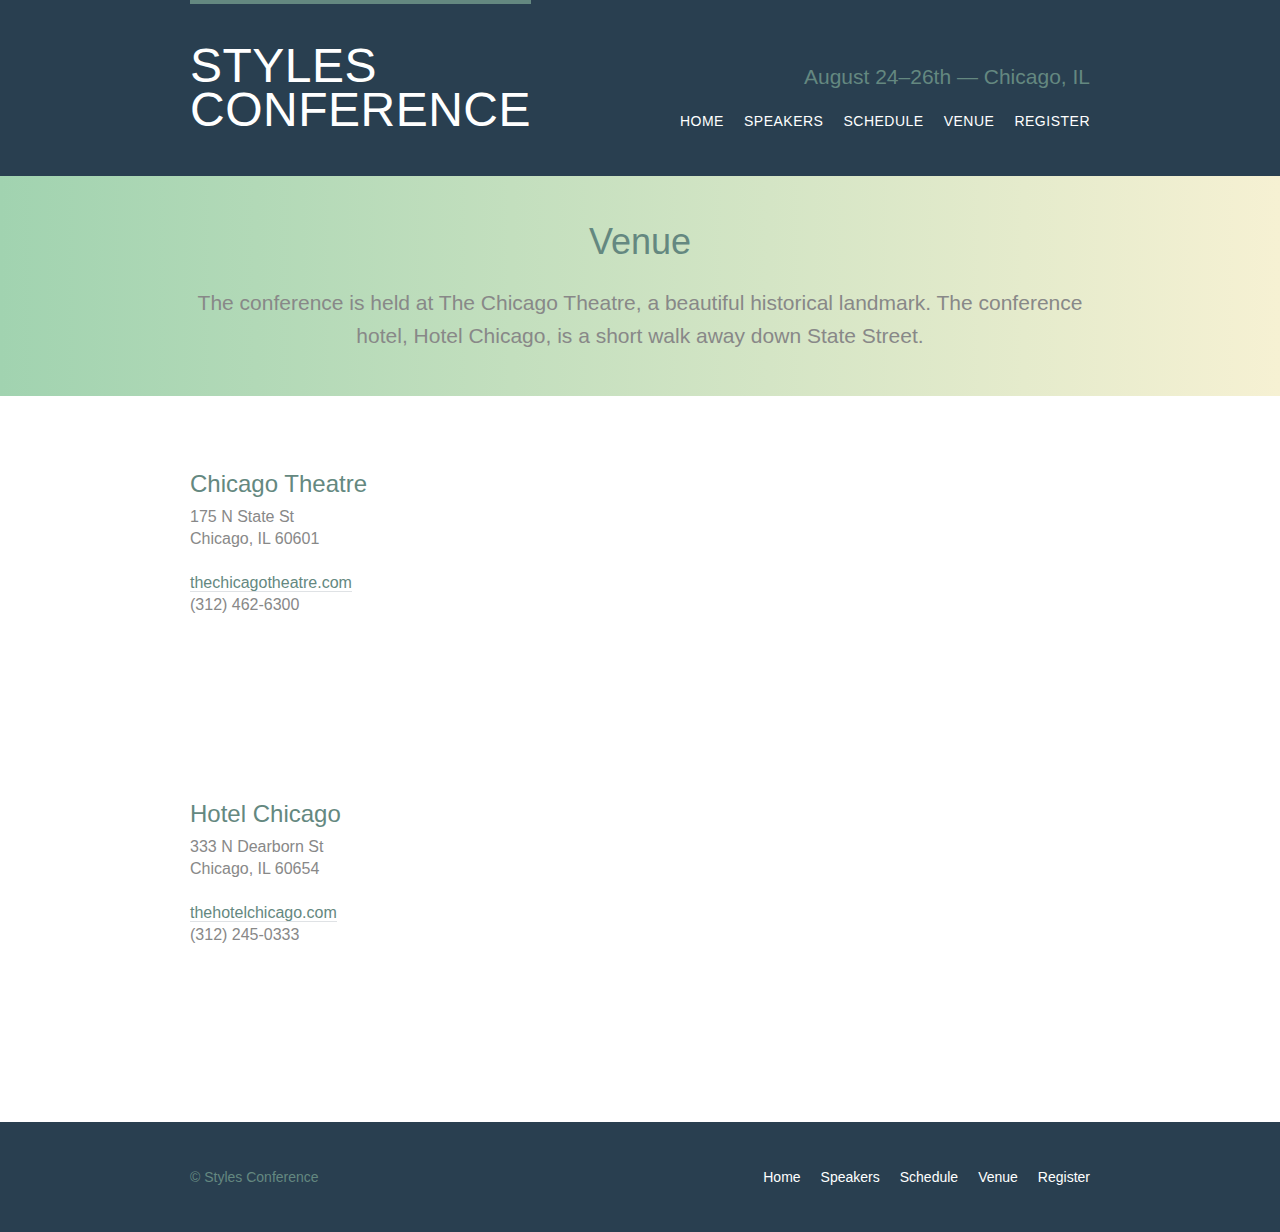
<file: venue.html>
<!DOCTYPE html>
<html lang="en">
    <head>
        <meta charset="utf-8">
        <title>Styles Conference</title>
        <link rel="stylesheet" href="assets/stylesheets/main.css">
    </head>
    <body>
        <header class="primary-header container group">
            <h1 class="logo">
                <a href="index.html">Styles <br> Conference</a>
            </h1>
            <h3 class="tagline">August 24&ndash;26th &mdash; Chicago, IL</h3>
            <nav class="nav primary-nav">
                <ul>
                  <li><a href="index.html">Home</a></li><!--
                  --><li><a href="speakers.html">Speakers</a></li><!--
                  --><li><a href="schedule.html">Schedule</a></li><!--
                  --><li><a href="venue.html">Venue</a></li><!--
                  --><li><a href="register.html">Register</a></li>
                </ul>
              </nav>
        </header>
        <section class="row-alt">
            <div class="lead container">
                <h1>Venue</h1>
                <p>The conference is held at The Chicago Theatre, a beautiful historical landmark. The conference hotel, Hotel Chicago, is a short walk away down State Street.</p>
            </div>
        </section>
        <section class="row">
            <div class="grid">
          
              <section class="venue-theatre">
                <div class="col-1-3">
                    <h2>Chicago Theatre</h2>
                    <p>175 N State St <br> Chicago, IL 60601</p>
                    <p><a href="http://www.thechicagotheatre.com/">thechicagotheatre.com</a> <br> (312) 462-6300</p>
                </div><!--

                --><iframe class="venue-map col-2-3" src="https://www.google.com/maps/embed?pb=!1m18!1m12!1m3!1d2970.3414557871406!2d-87.63015515841644!3d41.885513171360614!2m3!1f0!2f0!3f0!3m2!1i1024!2i768!4f13.1!3m3!1m2!1s0x880e2ca55810a493%3A0x4700ddf60fcbfad6!2sThe%20Chicago%20Theatre!5e0!3m2!1sen!2sus!4v1714663193080!5m2!1sen!2sus" width="600" height="450" style="border:0;" allowfullscreen="" loading="lazy" referrerpolicy="no-referrer-when-downgrade"></iframe>
              </section>
          
              <section class="venue-hotel">
                <div class="col-1-3">
                    <h2>Hotel Chicago</h2>
                    <p>333 N Dearborn St<br>Chicago, IL 60654</p>
                    <p><a href="http://thehotelchicago.com/">thehotelchicago.com</a> <br> (312) 245-0333</p>
                </div><!--
                --><iframe class="venue-map col-2-3" src="https://www.google.com/maps/embed?pb=!1m18!1m12!1m3!1d2970.1971537309646!2d-87.63299397304687!3d41.888616899999995!2m3!1f0!2f0!3f0!3m2!1i1024!2i768!4f13.1!3m3!1m2!1s0x880e2cae21a12625%3A0x277f22d4b64d5732!2sHotel%20Chicago%20Downtown%2C%20Autograph%20Collection!5e0!3m2!1sen!2sus!4v1714663817777!5m2!1sen!2sus" width="600" height="450" style="border:0;" allowfullscreen="" loading="lazy" referrerpolicy="no-referrer-when-downgrade"></iframe>
              </section>
          
            </div>
        </section>
        <footer class="primary-footer container group">
            <small>&copy; Styles Conference</small>
            <nav class="nav">
                <ul>
                  <li><a href="index.html">Home</a></li><!--
                  --><li><a href="speakers.html">Speakers</a></li><!--
                  --><li><a href="schedule.html">Schedule</a></li><!--
                  --><li><a href="venue.html">Venue</a></li><!--
                  --><li><a href="register.html">Register</a></li>
                </ul>
              </nav>
        </footer>
    </body>
</html>
</file>
<file: assets/stylesheets/main.css>
/* http://meyerweb.com/eric/tools/css/reset/ 2. v2.0 | 20110126
  License: none (public domain)
*/

html, body, div, span, applet, object, iframe,
h1, h2, h3, h4, h5, h6, p, blockquote, pre,
a, abbr, acronym, address, big, cite, code,
del, dfn, em, img, ins, kbd, q, s, samp,
small, strike, strong, sub, sup, tt, var,
b, u, i, center,
dl, dt, dd, ol, ul, li,
fieldset, form, label, legend,
table, caption, tbody, tfoot, thead, tr, th, td,
article, aside, canvas, details, embed,
figure, figcaption, footer, header, hgroup,
menu, nav, output, ruby, section, summary,
time, mark, audio, video {
  margin: 0;
  padding: 0;
  border: 0;
  font-size: 100%;
  font: inherit;
  vertical-align: baseline;
}
/* HTML5 display-role reset for older browsers */
article, aside, details, figcaption, figure,
footer, header, hgroup, menu, nav, section {
  display: block;
}
body {
  line-height: 1;
}
ol, ul {
  list-style: none;
}
blockquote, q {
  quotes: none;
}
blockquote:before, blockquote:after,
q:before, q:after {
  content: '';
  content: none;
}
table {
  border-collapse: collapse;
  border-spacing: 0;
}
/*
  ========================================
  Custom styles
  ========================================
*/
body {
  background: #293f50;
  color: #888;
  font: 300 16px/22px "Lato", "Open Sans", "Helvetica Neue", Helvetica, Arial, sans-serif;
}
/*
  ========================================
  Grid
  ========================================
*/
*,
*:before,
*:after {
  -webkit-box-sizing: border-box;
     -moz-box-sizing: border-box;
          box-sizing: border-box;
}
.container {
  margin: 0 auto;
  padding-left: 30px;
  padding-right: 30px;
  width: 960px;
}
.col-1-3 {
  width: 33.33%;
}
.col-2-3 {
  width: 66.66%;
}
.col-1-3,
.col-2-3 {
  display: inline-block;
  vertical-align: top;
}
.grid,
.col-1-3,
.col-2-3 {
  padding-left: 15px;
  padding-right: 15px;
}
.container,
.grid {
  margin: 0 auto;
  width: 960px;
}
.container {
  padding-left: 30px;
  padding-right: 30px;
}
/*
  ========================================
  Clearfix
  ========================================
*/
.group:before,
.group:after {
  content: "";
  display: table;
}
.group:after {
  clear: both;
}
.group {
  clear: both;
  zoom: 1;
}
/*
  ========================================
  Rows
  ========================================
*/
.row,
.row-alt {
  min-width: 960px;
}
.row {
  background: #fff;
  padding: 66px 0 44px 0;
}
.row-alt {
  background: #cbe2c1;
  background: -webkit-linear-gradient(to right, #a1d3b0, #f6f1d3);
  background: -moz-linear-gradient(to right, #a1d3b0, #f6f1d3);
  background: linear-gradient(to right, #a1d3b0, #f6f1d3);
  padding: 44px 0 22px 0;
}
/*
  ========================================
  Typography
  ========================================
*/
h1, h3, h4, h5, p {
  margin-bottom: 22px;
}
h1, h2, h3, h4 {
  color: #648880;
}
h1 {
  font-size: 36px;
  line-height: 44px;
}
h2 {
  font-size: 24px;
  line-height: 44px;
}
h3 {
  font-size: 21px;
}
h4 {
  font-size: 18px;
}
h5 {
  color: #a9b2b9;
  font-size: 14px;
  font-weight: 400;
  text-transform: uppercase;
}
strong {
  font-weight: 400;
}
cite, em {
  font-style: italic;
}
.teaser a:hover h3 {
  color: #a9b2b9;
}
/*
  ========================================
  Leads
  ========================================
*/

.lead {
  text-align: center;
}
.lead p {
  font-size: 21px;
  line-height: 33px;
}
/*
  ========================================
  Links
  ========================================
*/
a:hover {
  color: #a9b2b9;
}
a {
  color: #648880;
  text-decoration:none;
}
p a {
  border-bottom: 1px solid #dfe2e5;
}
.primary-header a,
.primary-footer a {
  color: #fff;
}
.primary-header a:hover,
.primary-footer a:hover {
  color: #648880;
}
/*
  ========================================
  Buttons
  ========================================
*/
.btn {
  border-radius: 5px;
  color: #fff;
  cursor:pointer;
  display: inline-block;
  font-weight: 400;
  letter-spacing: .5px;
  margin: 0;
  text-transform: uppercase;
}
.btn-alt {
  border: 1px solid #fff;
  padding: 10px 30px;
}
.btn-alt:hover {
  background:#fff;
  color: #648880;
}
/*
  ========================================
  Primary header
  ========================================
*/
.logo {
  border-top: 4px solid #648880;
  padding: 40px 0 22px 0;
  float: left;
  font-size: 48px;
  font-weight: 100;
  line-height: 44px;
  letter-spacing: .5px;
  text-transform: uppercase;
}
.tagline {
  margin: 66px 0 22px 0;
  text-align:right;
}
.primary-nav {
  font-size: 14px;
  font-weight: 400;
  letter-spacing: .5px;
  text-transform: uppercase;
}
/*
  ========================================
  Navigation
  ========================================
*/
.nav{
  text-align: right;
}
.nav li {
  display: inline-block;
  margin: 0 10px;
  vertical-align: top;
}
.nav li:last-child {
  margin-right: 0;
}
/*
  ========================================
  Primary footer
  ========================================
*/
.primary-footer small {
  float: left;
  font-weight: 400;
}
.primary-footer {
  padding-bottom: 44px;
  padding-top: 44px;
  color: #648880;
  font-size: 14px;
}
/*
  ========================================
  Home
  ========================================
*/
.hero {
  color:#fff;
  padding: 22px 80px 66px 80px;
  line-height: 44px;
  text-align: center;
}
.hero h2 {
  font-size: 36px;
}
.hero p {
  font-size: 24px;
  font-weight:100;
}
.teaser img {
  border-radius: 5px;
  display: block;
  margin-bottom: 22px;
  max-width: 100%
}
/*
  ========================================
  Speakers
  ========================================
*/
.speaker-info {
  border: 1px solid #dfe2e5;
  border-radius: 5px;
  margin-top: 88px;
  padding-bottom: 22px;
  text-align: center;
}
.speaker {
  margin-bottom: 44px;
}
.speaker-info img {
  border-radius: 50%;
  height: 130px;
  margin: -66px 0 22px 0;
  vertical-align: top;
}
/*
  ========================================
  Venue
  ========================================
*/

.venue-theatre {
  margin-bottom: 66px;
}
.venue-hotel {
  margin-bottom: 22px;
}
.venue-map {
  height: 264px;
}
</file>
